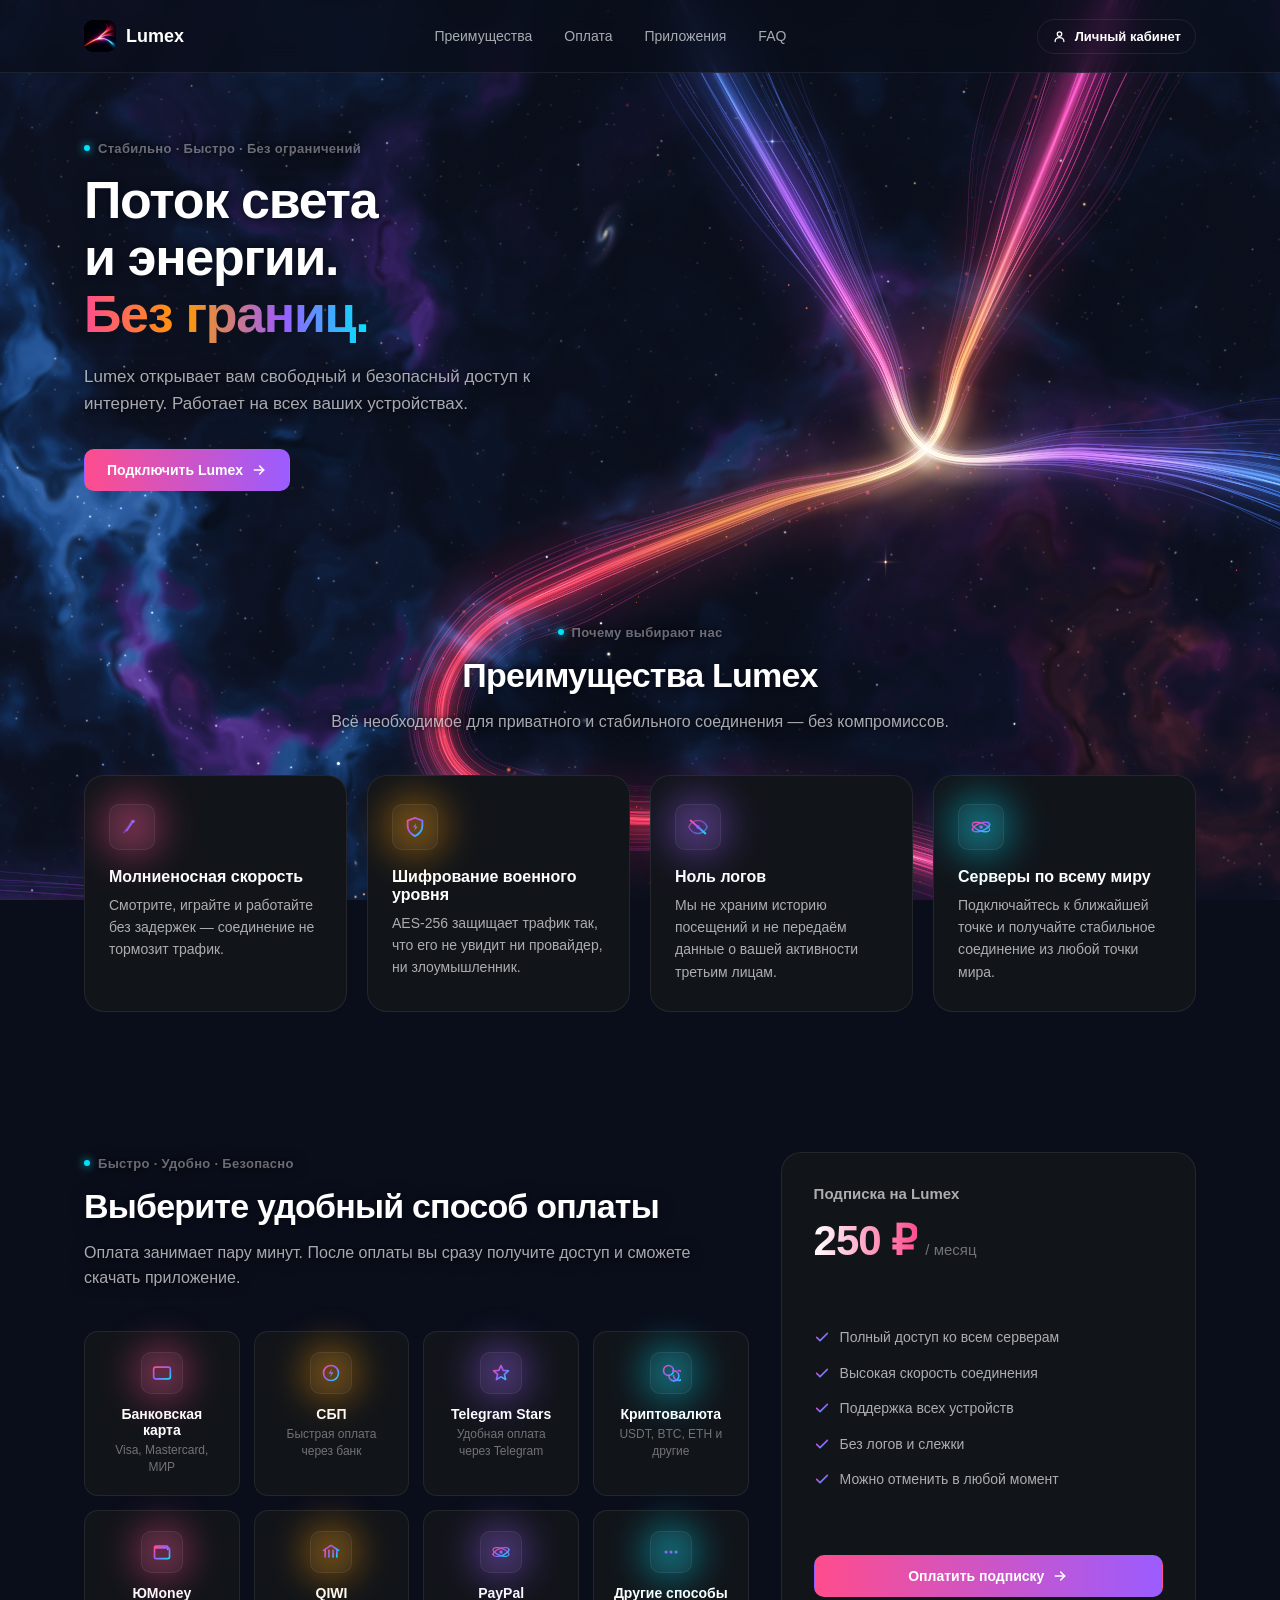
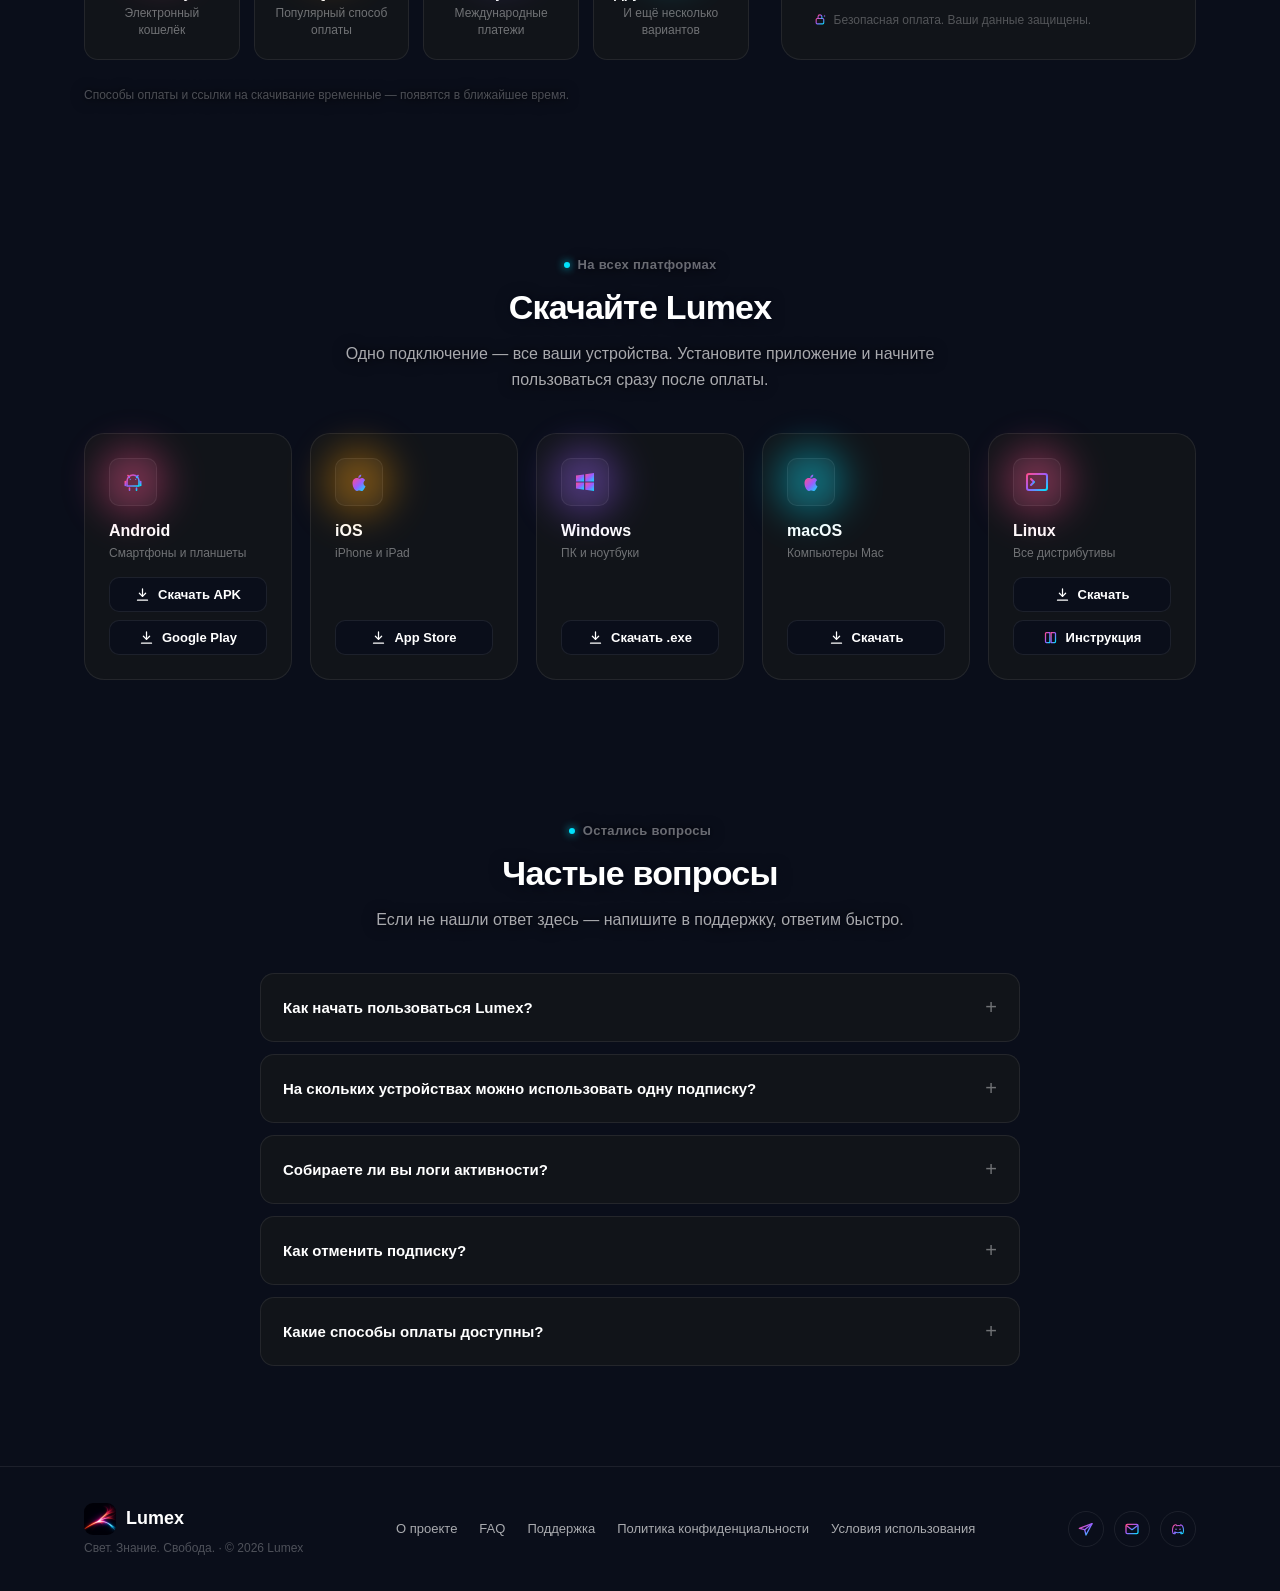
<file: index.html>
<!doctype html>
<html lang="ru">
<head>
<meta charset="UTF-8" />
<meta name="viewport" content="width=device-width, initial-scale=1" />
<title>Lumex — быстрое и безопасное соединение</title>
<meta name="description" content="Lumex — быстрое и безопасное приложение для Android, iOS, Windows, macOS и Linux. Шифрование военного уровня, ноль логов, подписка от 250 ₽/месяц." />
<meta name="theme-color" content="#0A0E1A" />
<meta property="og:title" content="Lumex — быстрое и безопасное соединение" />
<meta property="og:description" content="Поток света и энергии. Без границ." />
<meta property="og:image" content="https://www.lumexvpn.com/assets/icon.png" />
<meta property="og:type" content="website" />
<link rel="icon" href="assets/icon.png" />
<link rel="apple-touch-icon" href="assets/icon.png" />
<script>document.documentElement.classList.add('bg-live');</script>
<style>
  :root {
    --bg: #0A0E1A;
    --card: #111419;
    --card-hover: #161b24;
    --pink: #FF4D8D;
    --orange: #FF9A00;
    --purple: #9B5CFF;
    --cyan: #00E5FF;
    --text: #ffffff;
    --text-secondary: rgba(255,255,255,0.65);
    --text-muted: rgba(255,255,255,0.40);
    --text-faint: rgba(255,255,255,0.28);
    --divider: rgba(255,255,255,0.08);
    --radius-lg: 20px;
    --radius-md: 14px;
    --radius-sm: 10px;
    --max: 1160px;
  }
  * { box-sizing: border-box; }
  html { scroll-behavior: smooth; }
  /* Scrollbar: a thin stream of light on a dark track. Chrome, Edge and Safari get the gradient;
     Firefox only supports flat colours, so it gets a slim violet bar. */
  ::-webkit-scrollbar { width: 12px; height: 12px; }
  ::-webkit-scrollbar-track { background: #070A13; box-shadow: inset 1px 0 0 rgba(255,255,255,0.05); }
  ::-webkit-scrollbar-thumb {
    min-height: 56px;
    border: 3px solid transparent;
    border-radius: 999px;
    background: linear-gradient(180deg, var(--cyan) 0%, var(--purple) 35%, var(--pink) 70%, var(--orange) 100%) padding-box;
    box-shadow: inset 0 0 0 1px rgba(255,255,255,0.12);
  }
  ::-webkit-scrollbar-thumb:hover,
  ::-webkit-scrollbar-thumb:active { border-width: 2px; box-shadow: inset 0 0 6px rgba(255,255,255,0.45); }
  ::-webkit-scrollbar-corner { background: #070A13; }
  @supports not selector(::-webkit-scrollbar) {
    html { scrollbar-width: thin; scrollbar-color: var(--purple) #070A13; }
  }
  body {
    margin: 0;
    /* Full artwork stretched over the whole page height, scrolling with the
       content — not a fixed viewport-sized crop. */
    background: var(--bg) url('assets/bg-flow.webp') no-repeat top center;
    background-size: 100% 100%;
    color: var(--text);
    font-family: -apple-system, BlinkMacSystemFont, "Segoe UI", Roboto, Inter, sans-serif;
    -webkit-font-smoothing: antialiased;
    overflow-x: hidden;
  }
  /* Live WebGL version of the background (assets/flow-bg.js); the image above stays as the no-WebGL fallback */
  #flow-bg {
    display: none;
    position: fixed;
    top: 0;
    left: 0;
    z-index: 0;
    pointer-events: none;
    opacity: 0;
    transition: opacity 0.8s ease;
  }
  #flow-bg.on { opacity: 1; }
  html.bg-live #flow-bg { display: block; }
  html.bg-live body { background: var(--bg); }
  a { color: inherit; }
  img { max-width: 100%; display: block; }
  .wrap {
    max-width: var(--max);
    margin: 0 auto;
    padding: 0 24px;
  }
  section { position: relative; }

  .page {
    position: relative;
    z-index: 1;
  }

  /* ---------- Header ---------- */
  header {
    position: sticky;
    top: 0;
    z-index: 50;
    background: rgba(10,14,26,0.75);
    backdrop-filter: blur(14px);
    -webkit-backdrop-filter: blur(14px);
    border-bottom: 1px solid var(--divider);
  }
  .nav {
    display: flex;
    align-items: center;
    justify-content: space-between;
    height: 72px;
  }
  .brand {
    display: flex;
    align-items: center;
    gap: 10px;
    text-decoration: none;
    font-weight: 700;
    font-size: 18px;
  }
  .brand img {
    width: 32px;
    height: 32px;
    border-radius: 9px;
    object-fit: cover;
  }
  .nav-links {
    display: flex;
    align-items: center;
    gap: 32px;
  }
  .nav-links a {
    text-decoration: none;
    color: var(--text-secondary);
    font-size: 14px;
    font-weight: 500;
    transition: color 0.15s;
  }
  .nav-links a:hover { color: #fff; }
  .menu-toggle {
    display: none;
    background: none;
    border: 1px solid var(--divider);
    border-radius: var(--radius-sm);
    width: 40px;
    height: 40px;
    align-items: center;
    justify-content: center;
    color: #fff;
    cursor: pointer;
  }

  /* ---------- Buttons ---------- */
  .btn {
    display: inline-flex;
    align-items: center;
    justify-content: center;
    gap: 8px;
    text-decoration: none;
    font-weight: 600;
    font-size: 14px;
    padding: 12px 22px;
    border-radius: var(--radius-sm);
    border: 1px solid transparent;
    cursor: pointer;
    white-space: nowrap;
    transition: transform 0.15s ease, border-color 0.15s ease, background 0.15s ease, opacity 0.15s ease;
  }
  .btn:active { transform: scale(0.97); }
  .btn-primary {
    background: linear-gradient(90deg, var(--pink), var(--purple));
    color: #fff;
  }
  .btn-primary:hover { opacity: 0.9; }
  .btn-outline {
    background: transparent;
    border-color: var(--divider);
    color: #fff;
  }
  .btn-outline:hover { border-color: var(--pink); }
  .btn-pill { border-radius: 999px; }
  .btn-card {
    background: var(--bg);
    border-color: var(--divider);
    color: #fff;
    width: 100%;
  }
  .btn-card:hover { border-color: var(--purple); background: rgba(155,92,255,0.08); }
  .btn-sm { padding: 9px 14px; font-size: 13px; }
  .btn-block { width: 100%; }

  /* ---------- Section headers ---------- */
  .section-head {
    max-width: 620px;
    margin: 0 0 40px;
  }
  .section-head.centered { text-align: center; margin-left: auto; margin-right: auto; }
  .eyebrow-plain {
    display: inline-flex;
    align-items: center;
    gap: 8px;
    color: var(--text-muted);
    font-size: 13px;
    font-weight: 600;
    letter-spacing: 0.3px;
    margin-bottom: 16px;
  }
  .section-head.centered .eyebrow-plain { justify-content: center; }
  .dot {
    width: 6px;
    height: 6px;
    border-radius: 50%;
    background: var(--cyan);
    box-shadow: 0 0 8px var(--cyan);
    flex-shrink: 0;
  }
  .section-head h2 {
    font-size: 34px;
    font-weight: 800;
    letter-spacing: -0.8px;
    margin: 0 0 14px;
  }
  .section-head p {
    color: var(--text-secondary);
    font-size: 16px;
    line-height: 1.6;
    margin: 0;
  }

  /* Copy sitting straight on the light streams gets a dark halo so it stays readable */
  .hero h1, .hero p.lead, .eyebrow-plain, .section-head h2, .section-head p, .payment-note {
    text-shadow: 0 1px 14px rgba(10,14,26,0.95), 0 0 4px rgba(10,14,26,0.7);
  }

  /* ---------- Hero ---------- */
  .hero {
    padding: 64px 0 90px;
  }
  .hero h1 {
    font-size: 52px;
    line-height: 1.1;
    font-weight: 800;
    letter-spacing: -1.3px;
    margin: 0 0 20px;
  }
  .hero h1 .grad {
    background: linear-gradient(90deg, var(--pink) 0%, var(--orange) 35%, var(--purple) 70%, var(--cyan) 100%);
    -webkit-background-clip: text;
    background-clip: text;
    color: transparent;
    /* text-shadow would paint over background-clipped glyphs; drop-shadow applies to the rendered result */
    text-shadow: none;
    filter: drop-shadow(0 1px 10px rgba(10,14,26,0.9));
  }
  .hero p.lead {
    max-width: 460px;
    margin: 0 0 32px;
    color: var(--text-secondary);
    font-size: 17px;
    line-height: 1.6;
  }
  /* ---------- Shared glowing icon badge ---------- */
  .feature-icon, .app-icon, .pay-icon {
    position: relative;
    isolation: isolate;
    background: rgba(255,255,255,0.04);
    border: 1px solid var(--divider);
  }
  .feature-icon::before, .app-icon::before, .pay-icon::before {
    content: '';
    position: absolute;
    inset: -60%;
    background: radial-gradient(circle, var(--accent, var(--purple)) 0%, transparent 70%);
    filter: blur(16px);
    opacity: 0.55;
    z-index: -1;
  }
  .i-pink { --accent: var(--pink); }
  .i-orange { --accent: var(--orange); }
  .i-purple { --accent: var(--purple); }
  .i-cyan { --accent: var(--cyan); }

  /* ---------- Features ---------- */
  .features { padding: 40px 0 100px; }
  .features-grid {
    display: grid;
    grid-template-columns: repeat(4, 1fr);
    gap: 20px;
  }
  .feature-card {
    background: var(--card);
    border: 1px solid var(--divider);
    border-radius: var(--radius-lg);
    padding: 28px 24px;
    transition: border-color 0.2s, transform 0.2s;
  }
  .feature-card:hover {
    border-color: rgba(255,255,255,0.16);
    transform: translateY(-3px);
  }
  .feature-icon {
    width: 46px;
    height: 46px;
    border-radius: var(--radius-sm);
    display: flex;
    align-items: center;
    justify-content: center;
    margin-bottom: 18px;
  }
  .feature-icon svg { width: 22px; height: 22px; position: relative; z-index: 1; }
  .feature-card h3 { font-size: 16px; font-weight: 700; margin: 0 0 8px; }
  .feature-card p { font-size: 14px; line-height: 1.6; color: var(--text-secondary); margin: 0; }

  /* ---------- Apps ---------- */
  .apps { padding: 40px 0 100px; }
  .apps-grid {
    display: grid;
    grid-template-columns: repeat(auto-fit, minmax(190px, 1fr));
    gap: 18px;
  }
  .app-card {
    background: var(--card);
    border: 1px solid var(--divider);
    border-radius: var(--radius-lg);
    padding: 24px;
    display: flex;
    flex-direction: column;
    gap: 16px;
    transition: border-color 0.2s, transform 0.2s;
  }
  .app-card:hover { border-color: rgba(255,255,255,0.16); transform: translateY(-3px); }
  .app-icon {
    width: 48px;
    height: 48px;
    border-radius: var(--radius-sm);
    display: flex;
    align-items: center;
    justify-content: center;
    flex-shrink: 0;
  }
  .app-icon svg { width: 24px; height: 24px; position: relative; z-index: 1; }
  .app-meta h3 { font-size: 16px; font-weight: 700; margin: 0 0 3px; }
  .app-meta span { font-size: 12px; color: var(--text-muted); }
  .app-actions { display: flex; flex-direction: column; gap: 8px; margin-top: auto; }

  /* ---------- Payment ---------- */
  .payment { padding: 40px 0 100px; }
  .payment-layout {
    display: grid;
    grid-template-columns: 1.6fr 1fr;
    gap: 32px;
    align-items: stretch; /* pricing card spans the full height of the heading + methods column */
  }
  .payment-methods-grid {
    display: grid;
    grid-template-columns: repeat(auto-fit, minmax(150px, 1fr));
    gap: 14px;
  }
  .pay-tile {
    background: var(--card);
    border: 1px solid var(--divider);
    border-radius: var(--radius-md);
    padding: 20px 16px;
    text-align: center;
    transition: border-color 0.2s, transform 0.2s;
  }
  .pay-tile:hover { border-color: rgba(255,255,255,0.16); transform: translateY(-3px); }
  .pay-icon {
    width: 42px;
    height: 42px;
    border-radius: var(--radius-sm);
    display: flex;
    align-items: center;
    justify-content: center;
    margin: 0 auto 12px;
  }
  .pay-icon svg { width: 20px; height: 20px; position: relative; z-index: 1; }
  .pay-tile h3 { font-size: 14px; font-weight: 700; margin: 0 0 4px; }
  .pay-tile p { font-size: 12px; color: var(--text-muted); margin: 0; line-height: 1.4; }

  .pricing-card {
    display: flex;
    flex-direction: column;
    background: var(--card);
    border: 1px solid var(--divider);
    border-radius: var(--radius-lg);
    padding: 32px;
  }
  .pricing-card h3 { font-size: 15px; font-weight: 700; margin: 0 0 14px; color: var(--text-secondary); }
  .price-row { display: flex; align-items: baseline; gap: 8px; margin-bottom: 24px; }
  .price-value {
    font-size: 42px;
    font-weight: 800;
    letter-spacing: -1px;
    background: linear-gradient(90deg, #fff, var(--pink));
    -webkit-background-clip: text;
    background-clip: text;
    color: transparent;
  }
  .price-period { font-size: 15px; color: var(--text-muted); }
  .pricing-list {
    list-style: none;
    margin: 0 0 26px;
    padding: 0;
    display: flex;
    flex-direction: column;
    justify-content: center;
    flex: 1;
    gap: 16px;
  }
  .pricing-list li {
    display: flex;
    align-items: flex-start;
    gap: 10px;
    font-size: 14px;
    color: var(--text-secondary);
    line-height: 1.4;
  }
  .pricing-list svg { width: 16px; height: 16px; flex-shrink: 0; margin-top: 1px; }
  .pricing-note {
    display: flex;
    align-items: center;
    gap: 7px;
    margin-top: 16px;
    color: var(--text-faint);
    font-size: 12px;
  }
  .pricing-note svg { width: 13px; height: 13px; flex-shrink: 0; }

  .payment-note {
    color: var(--text-faint);
    font-size: 12px;
    margin-top: 28px;
  }

  /* ---------- FAQ ---------- */
  .faq { padding: 40px 0 100px; }
  .faq-list { max-width: 760px; margin: 0 auto; display: flex; flex-direction: column; gap: 12px; }
  .faq-item {
    background: var(--card);
    border: 1px solid var(--divider);
    border-radius: var(--radius-md);
    padding: 4px 22px;
  }
  .faq-item summary {
    cursor: pointer;
    list-style: none;
    padding: 18px 0;
    font-size: 15px;
    font-weight: 600;
    display: flex;
    align-items: center;
    justify-content: space-between;
    gap: 12px;
  }
  .faq-item summary::-webkit-details-marker { display: none; }
  .faq-item summary::after {
    content: '+';
    font-size: 20px;
    font-weight: 400;
    color: var(--text-muted);
    flex-shrink: 0;
    transition: transform 0.2s;
  }
  .faq-item[open] summary::after { transform: rotate(45deg); }
  .faq-item p {
    margin: 0 0 20px;
    color: var(--text-secondary);
    font-size: 14px;
    line-height: 1.6;
  }

  /* ---------- Footer ---------- */
  footer { border-top: 1px solid var(--divider); padding: 36px 0; }
  .footer-row {
    display: flex;
    align-items: center;
    justify-content: space-between;
    flex-wrap: wrap;
    gap: 20px;
  }
  .footer-brand { display: flex; flex-direction: column; gap: 4px; }
  .footer-brand .brand { margin-bottom: 2px; }
  .footer-brand span.tagline { font-size: 12px; color: var(--text-faint); }
  .footer-links { display: flex; flex-wrap: wrap; gap: 22px; }
  .footer-links a {
    text-decoration: none;
    color: var(--text-secondary);
    font-size: 13px;
    transition: color 0.15s;
  }
  .footer-links a:hover { color: #fff; }
  .footer-social { display: flex; gap: 10px; }
  .footer-social a {
    width: 36px;
    height: 36px;
    border-radius: 999px;
    border: 1px solid var(--divider);
    display: flex;
    align-items: center;
    justify-content: center;
    text-decoration: none;
    color: var(--text-secondary);
    transition: border-color 0.15s, color 0.15s;
  }
  .footer-social a:hover { border-color: var(--pink); color: #fff; }
  .footer-social svg { width: 16px; height: 16px; }

  /* ---------- Responsive ---------- */
  @media (max-width: 980px) {
    .payment-layout { grid-template-columns: 1fr; }
    .features-grid { grid-template-columns: repeat(2, 1fr); }
  }
  @media (max-width: 640px) {
    .nav-links { display: none; }
    .menu-toggle { display: flex; }
    .hero { padding: 40px 0 56px; }
    .hero h1 { font-size: 36px; letter-spacing: -1px; }
    .hero p.lead { font-size: 16px; }
    .features-grid { grid-template-columns: 1fr; }
    .section-head h2 { font-size: 26px; }
    .footer-row { flex-direction: column; align-items: flex-start; }
  }
</style>
</head>
<body>

<canvas id="flow-bg" aria-hidden="true"></canvas>

<!-- Icon sprite — line art in the brand streak gradient (pink → purple → cyan) -->
<!-- Hidden via zero size + overflow, not display:none — some browsers won't render <use> against a display:none source -->
<svg aria-hidden="true" style="position:absolute;width:0;height:0;overflow:hidden;">
  <defs>
    <linearGradient id="iconGrad" x1="0%" y1="0%" x2="100%" y2="100%">
      <stop offset="0%" stop-color="#FF4D8D"/>
      <stop offset="50%" stop-color="#9B5CFF"/>
      <stop offset="100%" stop-color="#00E5FF"/>
    </linearGradient>
  </defs>
  <!-- shield with an energy-streak core -->
  <symbol id="i-shield" viewBox="0 0 24 24" fill="none" stroke="url(#iconGrad)" stroke-width="2" stroke-linecap="round" stroke-linejoin="round">
    <path d="M12 2 4 5v6c0 5 3.4 8.7 8 11 4.6-2.3 8-6 8-11V5l-8-3Z"/>
    <path d="M13 8 10 12.2h2.4L11 16l4-4.4h-2.2L13 8Z" fill="url(#iconGrad)" stroke="none"/>
  </symbol>
  <!-- twin light-streaks converging to a bright point, echoing the logo -->
  <symbol id="i-streak" viewBox="0 0 24 24" fill="none" stroke="url(#iconGrad)" stroke-width="1.8" stroke-linecap="round" stroke-linejoin="round">
    <path d="M3 18C7 14 9 10 12 5" opacity="0.5"/>
    <path d="M6 16C9 12.5 10.5 9.5 13 6"/>
    <circle cx="13.2" cy="5.7" r="1.7" fill="url(#iconGrad)" stroke="none"/>
  </symbol>
  <!-- eye with a spark iris, slashed for "no visibility into your traffic" -->
  <symbol id="i-no-trace" viewBox="0 0 24 24" fill="none" stroke="url(#iconGrad)" stroke-width="1.6" stroke-linecap="round" stroke-linejoin="round">
    <path d="M2 12c1.8-4 5.6-7 10-7s8.2 3 10 7c-1.8 4-5.6 7-10 7S3.8 16 2 12Z" opacity="0.6"/>
    <circle cx="12" cy="12" r="1.8" fill="url(#iconGrad)" stroke="none"/>
    <path d="M4 5 20 19" stroke-width="2.2"/>
  </symbol>
  <!-- orbiting server mesh instead of a flat globe -->
  <symbol id="i-mesh" viewBox="0 0 24 24" fill="none" stroke="url(#iconGrad)" stroke-width="1.5" stroke-linecap="round" stroke-linejoin="round">
    <ellipse cx="12" cy="12" rx="10" ry="4.2" transform="rotate(20 12 12)"/>
    <ellipse cx="12" cy="12" rx="10" ry="4.2" transform="rotate(-20 12 12)"/>
    <circle cx="12" cy="12" r="2" fill="url(#iconGrad)" stroke="none"/>
    <circle cx="21.3" cy="9.2" r="1.1" fill="url(#iconGrad)" stroke="none"/>
    <circle cx="2.7" cy="14.8" r="1.1" fill="url(#iconGrad)" stroke="none"/>
  </symbol>
  <!-- padlock with a spark of energy -->
  <symbol id="i-lock" viewBox="0 0 24 24" fill="none" stroke="url(#iconGrad)" stroke-width="2" stroke-linecap="round" stroke-linejoin="round">
    <rect x="4" y="10" width="14" height="10" rx="2"/>
    <path d="M7.5 10V7a3.5 3.5 0 0 1 7 0v3"/>
    <path d="M19.5 3.2 20.1 5l1.7.5-1.7.5-.6 1.8-.6-1.8L17.2 5.5l1.7-.5Z" fill="url(#iconGrad)" stroke="none"/>
  </symbol>
  <symbol id="i-smartphone" viewBox="0 0 24 24" fill="none" stroke="url(#iconGrad)" stroke-width="2" stroke-linecap="round" stroke-linejoin="round">
    <rect x="6" y="2" width="12" height="20" rx="2.5"/>
    <path d="M11 18h2"/>
    <circle cx="18.4" cy="4.2" r="1" fill="url(#iconGrad)" stroke="none"/>
  </symbol>
  <symbol id="i-monitor" viewBox="0 0 24 24" fill="none" stroke="url(#iconGrad)" stroke-width="2" stroke-linecap="round" stroke-linejoin="round">
    <rect x="2" y="4" width="20" height="13" rx="2"/>
    <path d="M8 21h8"/>
    <path d="M12 17v4"/>
    <circle cx="19.4" cy="6.6" r="1" fill="url(#iconGrad)" stroke="none"/>
  </symbol>
  <symbol id="i-terminal" viewBox="0 0 24 24" fill="none" stroke="url(#iconGrad)" stroke-width="2" stroke-linecap="round" stroke-linejoin="round">
    <rect x="2" y="4" width="20" height="16" rx="2"/>
    <path d="m6 9 3 3-3 3"/>
    <path d="M12 15h6"/>
  </symbol>
  <!-- simplified platform glyphs, for compatibility badges only (not brand marks) -->
  <symbol id="i-android" viewBox="0 0 24 24" fill="none" stroke="url(#iconGrad)" stroke-width="1.6" stroke-linecap="round" stroke-linejoin="round">
    <path d="M6 11a6 6 0 0 1 12 0v5H6v-5Z"/>
    <path d="M7 5.5 8.3 7.3M17 5.5l-1.3 1.8"/>
    <path d="M4.3 11.5v4M19.7 11.5v4"/>
    <path d="M8.5 18v2.3M15.5 18v2.3"/>
    <circle cx="9.3" cy="9.3" r="0.6" fill="url(#iconGrad)" stroke="none"/>
    <circle cx="14.7" cy="9.3" r="0.6" fill="url(#iconGrad)" stroke="none"/>
  </symbol>
  <symbol id="i-apple" viewBox="0 0 24 24" fill="url(#iconGrad)" stroke="none">
    <path d="M15.5 8.1c-.9 0-2.1.6-2.8.6-.7 0-1.7-.6-2.8-.6-2.2 0-4.4 1.8-4.4 5.2 0 3.6 2.5 7.8 4.3 7.8.8 0 1.2-.5 2.4-.5s1.5.5 2.4.5c1.7 0 3.2-3.1 3.9-4.9-2.4-1-2.7-4.6-.3-6-.9-1.3-2.3-2.1-2.7-2.1Z"/>
    <path d="M13.6 6.8c.4-.6.8-1.5.6-2.4-.8.1-1.7.6-2.2 1.3-.4.5-.8 1.4-.6 2.2.9.1 1.8-.5 2.2-1.1Z"/>
  </symbol>
  <symbol id="i-windows" viewBox="0 0 24 24" fill="url(#iconGrad)" stroke="none">
    <path d="M3 5.5 11 4.4V11.6H3V5.5Z"/>
    <path d="M12.3 4.2 21 3v8.6h-8.7V4.2Z"/>
    <path d="M3 12.6h8v7.1L3 18.6v-6Z"/>
    <path d="M12.3 12.6H21V21l-8.7-1.2v-7.2Z"/>
  </symbol>
  <symbol id="i-book" viewBox="0 0 24 24" fill="none" stroke="url(#iconGrad)" stroke-width="2" stroke-linecap="round" stroke-linejoin="round">
    <path d="M4 5.5C4 4.7 4.7 4 5.5 4H11v16H5.5A1.5 1.5 0 0 1 4 18.5v-13Z"/>
    <path d="M20 5.5c0-.8-.7-1.5-1.5-1.5H13v16h5.5c.8 0 1.5-.7 1.5-1.5v-13Z"/>
  </symbol>
  <!-- kept as currentColor: these sit on solid/gradient buttons, so they need to match the button's text color rather than the brand gradient -->
  <symbol id="i-download" viewBox="0 0 24 24" fill="none" stroke="currentColor" stroke-width="2" stroke-linecap="round" stroke-linejoin="round">
    <path d="M12 3v12"/>
    <path d="m7 10 5 5 5-5"/>
    <path d="M4 21h16"/>
  </symbol>
  <symbol id="i-arrow" viewBox="0 0 24 24" fill="none" stroke="currentColor" stroke-width="2.3" stroke-linecap="round" stroke-linejoin="round">
    <path d="M5 12h14"/>
    <path d="m13 6 6 6-6 6"/>
  </symbol>
  <symbol id="i-user" viewBox="0 0 24 24" fill="none" stroke="currentColor" stroke-width="2" stroke-linecap="round" stroke-linejoin="round">
    <circle cx="12" cy="8" r="3.6"/>
    <path d="M5 20c0-3.6 3-6.2 7-6.2s7 2.6 7 6.2"/>
  </symbol>
  <symbol id="i-card" viewBox="0 0 24 24" fill="none" stroke="url(#iconGrad)" stroke-width="2" stroke-linecap="round" stroke-linejoin="round">
    <rect x="2" y="5" width="20" height="14" rx="2.5"/>
    <path d="M2 10h20"/>
    <path d="M6 15h4"/>
  </symbol>
  <symbol id="i-bolt" viewBox="0 0 24 24" fill="none" stroke="url(#iconGrad)" stroke-width="2" stroke-linecap="round" stroke-linejoin="round">
    <circle cx="12" cy="12" r="9"/>
    <path d="M13 7 9 13h3l-1 4 4-6h-3l1-4Z" fill="url(#iconGrad)" stroke="none"/>
  </symbol>
  <symbol id="i-wallet" viewBox="0 0 24 24" fill="none" stroke="url(#iconGrad)" stroke-width="2" stroke-linecap="round" stroke-linejoin="round">
    <path d="M3 7a2 2 0 0 1 2-2h13a1 1 0 0 1 1 1v3"/>
    <rect x="3" y="7" width="18" height="13" rx="2"/>
    <path d="M16 13.5h2.5"/>
  </symbol>
  <symbol id="i-coins" viewBox="0 0 24 24" fill="none" stroke="url(#iconGrad)" stroke-width="2" stroke-linecap="round" stroke-linejoin="round">
    <circle cx="9" cy="9" r="6"/>
    <path d="M14.5 9.5A6 6 0 1 1 9.5 14.5"/>
    <path d="M15 15a6 6 0 1 0 6-6"/>
  </symbol>
  <symbol id="i-star" viewBox="0 0 24 24" fill="none" stroke="url(#iconGrad)" stroke-width="2" stroke-linecap="round" stroke-linejoin="round">
    <path d="m12 3 2.6 5.8 6.2.6-4.7 4.2 1.4 6.2-5.5-3.3-5.5 3.3 1.4-6.2-4.7-4.2 6.2-.6L12 3Z"/>
  </symbol>
  <symbol id="i-bank" viewBox="0 0 24 24" fill="none" stroke="url(#iconGrad)" stroke-width="2" stroke-linecap="round" stroke-linejoin="round">
    <path d="M3 10 12 4l9 6"/>
    <path d="M5 10v8M9.5 10v8M14.5 10v8M19 10v8"/>
    <path d="M3 20h18"/>
  </symbol>
  <symbol id="i-dots" viewBox="0 0 24 24" fill="url(#iconGrad)" stroke="none">
    <circle cx="6" cy="12" r="1.8"/>
    <circle cx="12" cy="12" r="1.8"/>
    <circle cx="18" cy="12" r="1.8"/>
  </symbol>
  <symbol id="i-check" viewBox="0 0 24 24" fill="none" stroke="url(#iconGrad)" stroke-width="2.4" stroke-linecap="round" stroke-linejoin="round">
    <path d="M4 12.5 9 17.5 20 6.5"/>
  </symbol>
  <symbol id="i-telegram" viewBox="0 0 24 24" fill="none" stroke="url(#iconGrad)" stroke-width="2" stroke-linecap="round" stroke-linejoin="round">
    <path d="m21 4-9 17-2-8-8-2 19-7Z"/>
    <path d="M10 13 21 4"/>
  </symbol>
  <symbol id="i-mail" viewBox="0 0 24 24" fill="none" stroke="url(#iconGrad)" stroke-width="2" stroke-linecap="round" stroke-linejoin="round">
    <rect x="3" y="5" width="18" height="14" rx="2"/>
    <path d="m4 7 8 6 8-6"/>
  </symbol>
  <symbol id="i-discord" viewBox="0 0 24 24" fill="none" stroke="url(#iconGrad)" stroke-width="1.6" stroke-linecap="round" stroke-linejoin="round">
    <path d="M8 5.5C6 6 4.5 8 4 11c-.6 3-.4 5.5.5 7.2 1 .4 2 .7 3 .8l.7-1.4c-.5-.2-1-.4-1.5-.7.2-.1.4-.3.6-.4 3 1.4 6.4 1.4 9.4 0 .2.1.4.3.6.4-.5.3-1 .5-1.5.7l.7 1.4c1-.1 2-.4 3-.8.9-2 1-4.5.5-7.2-.5-3-2-5-4-5.5-.3.5-.6 1-.8 1.5a13 13 0 0 0-5.2 0c-.2-.5-.5-1-.8-1.5Z"/>
    <circle cx="9" cy="12.5" r="1.1" fill="url(#iconGrad)" stroke="none"/>
    <circle cx="15" cy="12.5" r="1.1" fill="url(#iconGrad)" stroke="none"/>
  </symbol>
</svg>

<div class="page">
<header>
  <div class="wrap nav">
    <a class="brand" href="./">
      <img src="assets/icon.png" alt="Lumex" />
      <span>Lumex</span>
    </a>
    <nav class="nav-links">
      <a href="#features">Преимущества</a>
      <a href="#payment">Оплата</a>
      <a href="#apps">Приложения</a>
      <a href="#faq">FAQ</a>
    </nav>
    <a class="btn btn-outline btn-pill btn-sm" href="#" aria-disabled="true"><svg width="15" height="15"><use href="#i-user"/></svg> Личный кабинет</a>
  </div>
</header>

<main>

  <!-- Hero -->
  <section class="hero">
    <div class="wrap">
      <div class="eyebrow-plain"><span class="dot"></span> Стабильно · Быстро · Без ограничений</div>
      <h1>Поток света<br />и энергии.<br /><span class="grad">Без границ.</span></h1>
      <p class="lead">Lumex открывает вам свободный и безопасный доступ к интернету. Работает на всех ваших устройствах.</p>
      <a class="btn btn-primary" href="#apps">Подключить Lumex <svg width="16" height="16"><use href="#i-arrow"/></svg></a>
    </div>
  </section>

  <!-- Features -->
  <section class="features" id="features">
    <div class="wrap">
      <div class="section-head centered">
        <div class="eyebrow-plain"><span class="dot"></span> Почему выбирают нас</div>
        <h2>Преимущества Lumex</h2>
        <p>Всё необходимое для приватного и стабильного соединения — без компромиссов.</p>
      </div>
      <div class="features-grid">
        <div class="feature-card">
          <div class="feature-icon i-pink"><svg><use href="#i-streak"/></svg></div>
          <h3>Молниеносная скорость</h3>
          <p>Смотрите, играйте и работайте без задержек — соединение не тормозит трафик.</p>
        </div>
        <div class="feature-card">
          <div class="feature-icon i-orange"><svg><use href="#i-shield"/></svg></div>
          <h3>Шифрование военного уровня</h3>
          <p>AES-256 защищает трафик так, что его не увидит ни провайдер, ни злоумышленник.</p>
        </div>
        <div class="feature-card">
          <div class="feature-icon i-purple"><svg><use href="#i-no-trace"/></svg></div>
          <h3>Ноль логов</h3>
          <p>Мы не храним историю посещений и не передаём данные о вашей активности третьим лицам.</p>
        </div>
        <div class="feature-card">
          <div class="feature-icon i-cyan"><svg><use href="#i-mesh"/></svg></div>
          <h3>Серверы по всему миру</h3>
          <p>Подключайтесь к ближайшей точке и получайте стабильное соединение из любой точки мира.</p>
        </div>
      </div>
    </div>
  </section>

  <!-- Payment -->
  <section class="payment" id="payment">
    <div class="wrap">
      <div class="payment-layout">
        <div>
          <div class="section-head">
            <div class="eyebrow-plain"><span class="dot"></span> Быстро · Удобно · Безопасно</div>
            <h2>Выберите удобный способ оплаты</h2>
            <p>Оплата занимает пару минут. После оплаты вы сразу получите доступ и сможете скачать приложение.</p>
          </div>
          <div class="payment-methods-grid">
            <div class="pay-tile">
              <div class="pay-icon i-pink"><svg><use href="#i-card"/></svg></div>
              <h3>Банковская карта</h3>
              <p>Visa, Mastercard, МИР</p>
            </div>
            <div class="pay-tile">
              <div class="pay-icon i-orange"><svg><use href="#i-bolt"/></svg></div>
              <h3>СБП</h3>
              <p>Быстрая оплата через банк</p>
            </div>
            <div class="pay-tile">
              <div class="pay-icon i-purple"><svg><use href="#i-star"/></svg></div>
              <h3>Telegram Stars</h3>
              <p>Удобная оплата через Telegram</p>
            </div>
            <div class="pay-tile">
              <div class="pay-icon i-cyan"><svg><use href="#i-coins"/></svg></div>
              <h3>Криптовалюта</h3>
              <p>USDT, BTC, ETH и другие</p>
            </div>
            <div class="pay-tile">
              <div class="pay-icon i-pink"><svg><use href="#i-wallet"/></svg></div>
              <h3>ЮMoney</h3>
              <p>Электронный кошелёк</p>
            </div>
            <div class="pay-tile">
              <div class="pay-icon i-orange"><svg><use href="#i-bank"/></svg></div>
              <h3>QIWI</h3>
              <p>Популярный способ оплаты</p>
            </div>
            <div class="pay-tile">
              <div class="pay-icon i-purple"><svg><use href="#i-mesh"/></svg></div>
              <h3>PayPal</h3>
              <p>Международные платежи</p>
            </div>
            <div class="pay-tile">
              <div class="pay-icon i-cyan"><svg><use href="#i-dots"/></svg></div>
              <h3>Другие способы</h3>
              <p>И ещё несколько вариантов</p>
            </div>
          </div>
        </div>

        <div class="pricing-card">
          <h3>Подписка на Lumex</h3>
          <div class="price-row">
            <span class="price-value">250 ₽</span>
            <span class="price-period">/ месяц</span>
          </div>
          <ul class="pricing-list">
            <li><svg><use href="#i-check"/></svg> Полный доступ ко всем серверам</li>
            <li><svg><use href="#i-check"/></svg> Высокая скорость соединения</li>
            <li><svg><use href="#i-check"/></svg> Поддержка всех устройств</li>
            <li><svg><use href="#i-check"/></svg> Без логов и слежки</li>
            <li><svg><use href="#i-check"/></svg> Можно отменить в любой момент</li>
          </ul>
          <a class="btn btn-primary btn-block" href="#" aria-disabled="true">Оплатить подписку <svg width="16" height="16"><use href="#i-arrow"/></svg></a>
          <div class="pricing-note"><svg><use href="#i-lock"/></svg> Безопасная оплата. Ваши данные защищены.</div>
        </div>
      </div>
      <p class="payment-note">Способы оплаты и ссылки на скачивание временные — появятся в ближайшее время.</p>
    </div>
  </section>

  <!-- Apps -->
  <section class="apps" id="apps">
    <div class="wrap">
      <div class="section-head centered">
        <div class="eyebrow-plain"><span class="dot"></span> На всех платформах</div>
        <h2>Скачайте Lumex</h2>
        <p>Одно подключение — все ваши устройства. Установите приложение и начните пользоваться сразу после оплаты.</p>
      </div>
      <div class="apps-grid">

        <div class="app-card">
          <div class="app-icon i-pink"><svg><use href="#i-android"/></svg></div>
          <div class="app-meta">
            <h3>Android</h3>
            <span>Смартфоны и планшеты</span>
          </div>
          <div class="app-actions">
            <a class="btn btn-card btn-sm" href="#" aria-disabled="true"><svg width="15" height="15"><use href="#i-download"/></svg> Скачать APK</a>
            <a class="btn btn-card btn-sm" href="#" aria-disabled="true"><svg width="15" height="15"><use href="#i-download"/></svg> Google Play</a>
          </div>
        </div>

        <div class="app-card">
          <div class="app-icon i-orange"><svg><use href="#i-apple"/></svg></div>
          <div class="app-meta">
            <h3>iOS</h3>
            <span>iPhone и iPad</span>
          </div>
          <div class="app-actions">
            <a class="btn btn-card btn-sm" href="#" aria-disabled="true"><svg width="15" height="15"><use href="#i-download"/></svg> App Store</a>
          </div>
        </div>

        <div class="app-card">
          <div class="app-icon i-purple"><svg><use href="#i-windows"/></svg></div>
          <div class="app-meta">
            <h3>Windows</h3>
            <span>ПК и ноутбуки</span>
          </div>
          <div class="app-actions">
            <a class="btn btn-card btn-sm" href="#" aria-disabled="true"><svg width="15" height="15"><use href="#i-download"/></svg> Скачать .exe</a>
          </div>
        </div>

        <div class="app-card">
          <div class="app-icon i-cyan"><svg><use href="#i-apple"/></svg></div>
          <div class="app-meta">
            <h3>macOS</h3>
            <span>Компьютеры Mac</span>
          </div>
          <div class="app-actions">
            <a class="btn btn-card btn-sm" href="#" aria-disabled="true"><svg width="15" height="15"><use href="#i-download"/></svg> Скачать</a>
          </div>
        </div>

        <div class="app-card">
          <div class="app-icon i-pink"><svg><use href="#i-terminal"/></svg></div>
          <div class="app-meta">
            <h3>Linux</h3>
            <span>Все дистрибутивы</span>
          </div>
          <div class="app-actions">
            <a class="btn btn-card btn-sm" href="#" aria-disabled="true"><svg width="15" height="15"><use href="#i-download"/></svg> Скачать</a>
            <a class="btn btn-card btn-sm" href="#" aria-disabled="true"><svg width="15" height="15"><use href="#i-book"/></svg> Инструкция</a>
          </div>
        </div>

      </div>
    </div>
  </section>

  <!-- FAQ -->
  <section class="faq" id="faq">
    <div class="wrap">
      <div class="section-head centered">
        <div class="eyebrow-plain"><span class="dot"></span> Остались вопросы</div>
        <h2>Частые вопросы</h2>
        <p>Если не нашли ответ здесь — напишите в поддержку, ответим быстро.</p>
      </div>
      <div class="faq-list">
        <details class="faq-item">
          <summary>Как начать пользоваться Lumex?</summary>
          <p>Выберите способ оплаты, оформите подписку и скачайте приложение для своего устройства — доступ откроется сразу после оплаты.</p>
        </details>
        <details class="faq-item">
          <summary>На скольких устройствах можно использовать одну подписку?</summary>
          <p>Одна подписка Lumex работает на всех ваших устройствах — телефоне, компьютере и планшете — одновременно.</p>
        </details>
        <details class="faq-item">
          <summary>Собираете ли вы логи активности?</summary>
          <p>Нет. Мы не храним историю посещённых сайтов и не передаём данные о вашей активности третьим лицам.</p>
        </details>
        <details class="faq-item">
          <summary>Как отменить подписку?</summary>
          <p>Подписку можно отменить в любой момент в личном кабинете — доступ сохранится до конца оплаченного периода.</p>
        </details>
        <details class="faq-item">
          <summary>Какие способы оплаты доступны?</summary>
          <p>Банковские карты, СБП, Telegram Stars, криптовалюта, ЮMoney, QIWI, PayPal и ещё несколько вариантов — подробнее в разделе «Оплата».</p>
        </details>
      </div>
    </div>
  </section>

</main>

<footer>
  <div class="wrap footer-row">
    <div class="footer-brand">
      <a class="brand" href="./">
        <img src="assets/icon.png" alt="Lumex" />
        <span>Lumex</span>
      </a>
      <span class="tagline">Свет. Знание. Свобода. · © 2026 Lumex</span>
    </div>
    <nav class="footer-links">
      <a href="about/">О проекте</a>
      <a href="#faq">FAQ</a>
      <a href="https://t.me/lumexconnect_bot">Поддержка</a>
      <a href="privacy/">Политика конфиденциальности</a>
      <a href="terms/">Условия использования</a>
    </nav>
    <div class="footer-social">
      <a href="https://t.me/lumexconnect_bot" aria-label="Telegram"><svg><use href="#i-telegram"/></svg></a>
      <a href="mailto:support@lumexvpn.com" aria-label="Email"><svg><use href="#i-mail"/></svg></a>
      <a href="#" aria-disabled="true" aria-label="Discord"><svg><use href="#i-discord"/></svg></a>
    </div>
  </div>
</footer>
</div>

<script src="assets/flow-bg.js"></script>
</body>
</html>
</file>
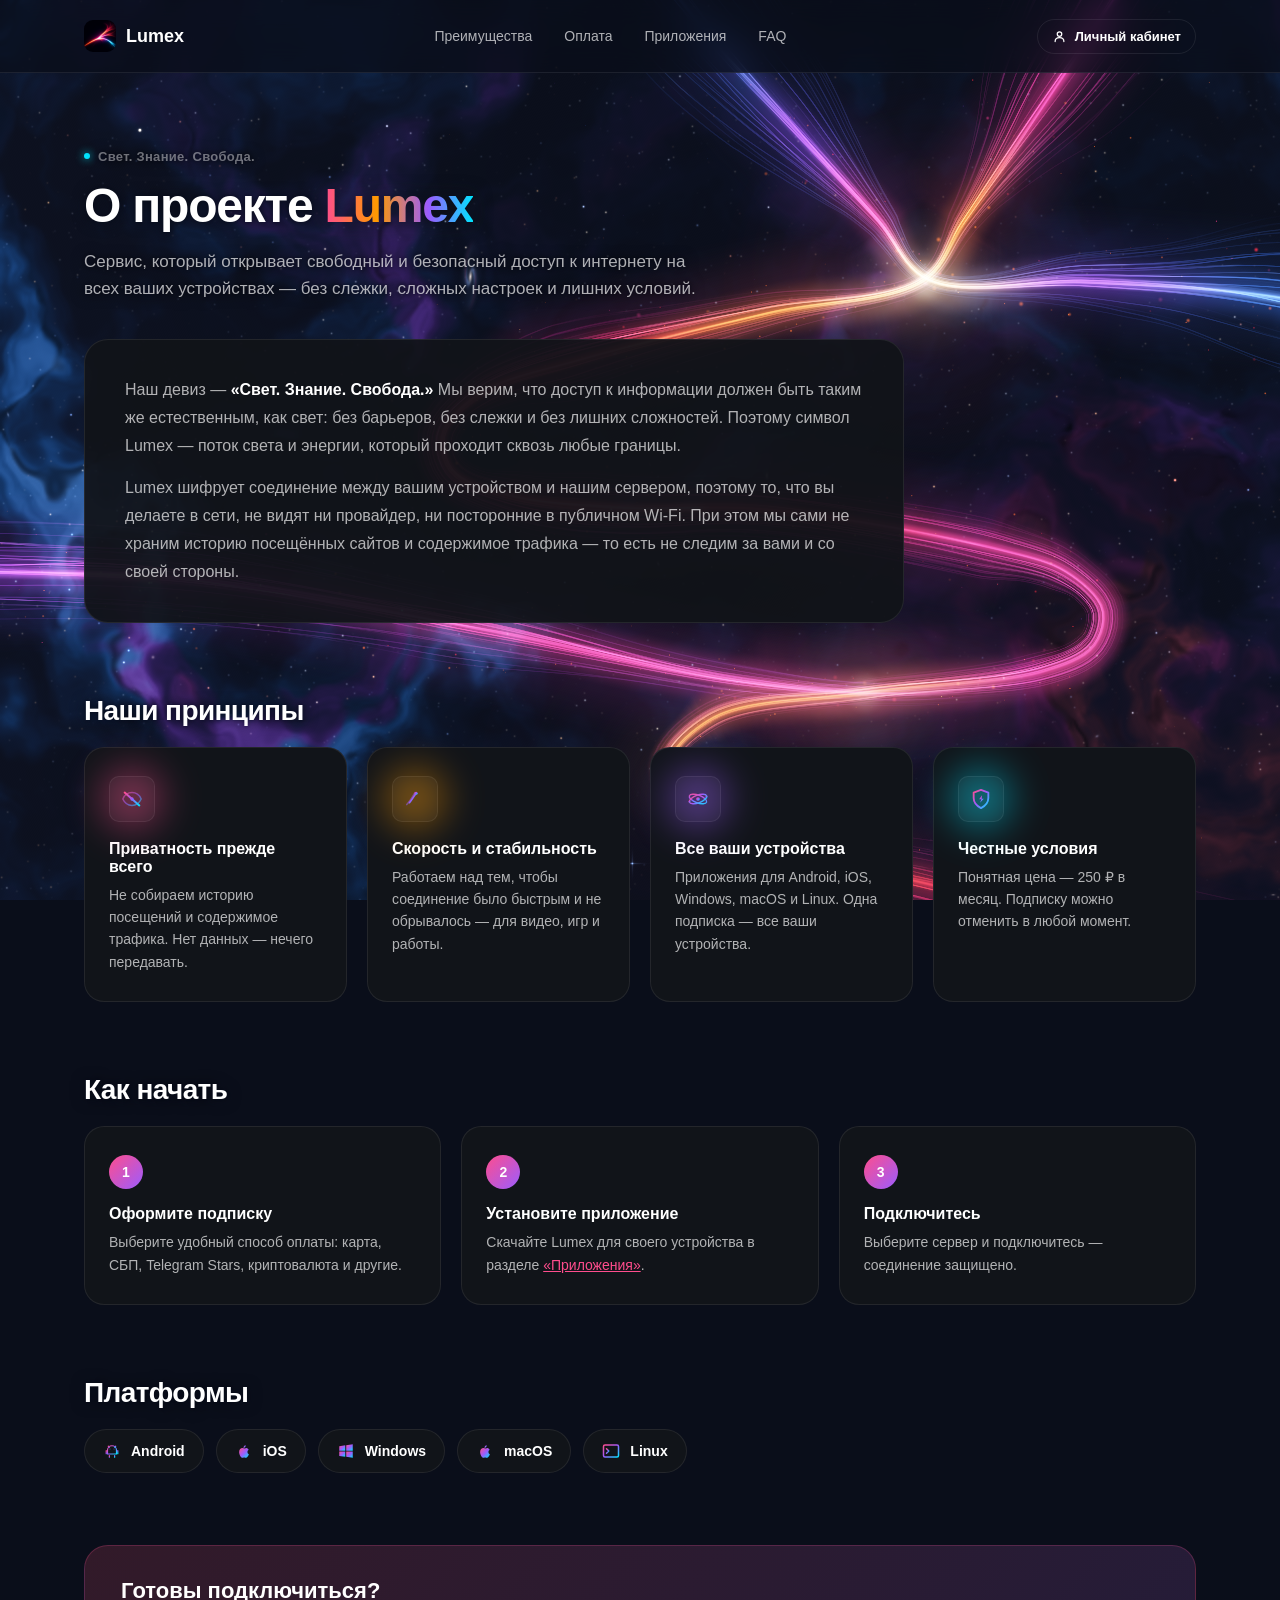
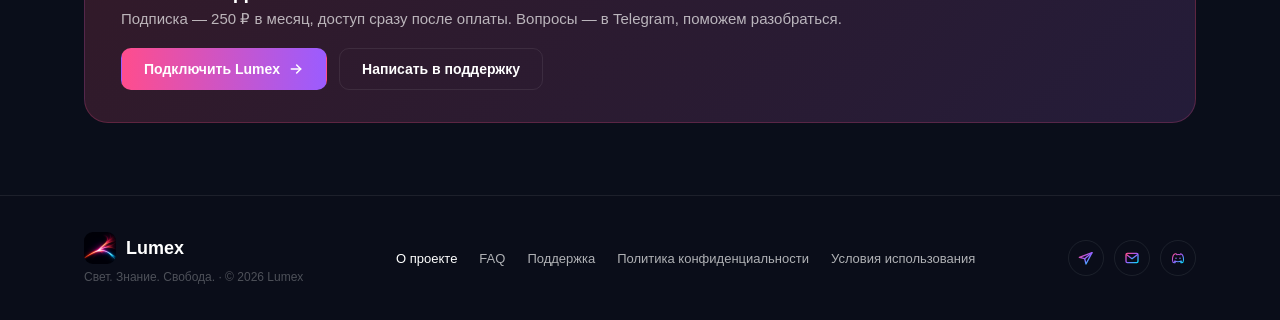
<file: about/index.html>
<!doctype html>
<html lang="ru">
<head>
<meta charset="UTF-8" />
<meta name="viewport" content="width=device-width, initial-scale=1" />
<title>О проекте — Lumex</title>
<meta name="description" content="Lumex — сервис для свободного и безопасного доступа к интернету на всех устройствах. Наши принципы и как начать." />
<meta name="theme-color" content="#0A0E1A" />
<meta property="og:title" content="О проекте — Lumex" />
<meta property="og:description" content="Lumex — сервис для свободного и безопасного доступа к интернету на всех устройствах. Наши принципы и как начать." />
<meta property="og:image" content="https://www.lumexvpn.com/assets/icon.png" />
<meta property="og:type" content="website" />
<link rel="icon" href="../assets/icon.png" />
<link rel="apple-touch-icon" href="../assets/icon.png" />
<script>document.documentElement.classList.add('bg-live');</script>
<link rel="stylesheet" href="../assets/doc.css" />
</head>
<body>

<canvas id="flow-bg" aria-hidden="true"></canvas>

<svg aria-hidden="true" style="position:absolute;width:0;height:0;overflow:hidden;">
  <defs>
    <linearGradient id="iconGrad" x1="0%" y1="0%" x2="100%" y2="100%">
      <stop offset="0%" stop-color="#FF4D8D"/>
      <stop offset="50%" stop-color="#9B5CFF"/>
      <stop offset="100%" stop-color="#00E5FF"/>
    </linearGradient>
  </defs>
  <symbol id="i-user" viewBox="0 0 24 24" fill="none" stroke="currentColor" stroke-width="2" stroke-linecap="round" stroke-linejoin="round">
    <circle cx="12" cy="8" r="3.6"/>
    <path d="M5 20c0-3.6 3-6.2 7-6.2s7 2.6 7 6.2"/>
  </symbol>
  <symbol id="i-arrow" viewBox="0 0 24 24" fill="none" stroke="currentColor" stroke-width="2.3" stroke-linecap="round" stroke-linejoin="round">
    <path d="M5 12h14"/>
    <path d="m13 6 6 6-6 6"/>
  </symbol>
  <symbol id="i-telegram" viewBox="0 0 24 24" fill="none" stroke="url(#iconGrad)" stroke-width="2" stroke-linecap="round" stroke-linejoin="round">
    <path d="m21 4-9 17-2-8-8-2 19-7Z"/>
    <path d="M10 13 21 4"/>
  </symbol>
  <symbol id="i-mail" viewBox="0 0 24 24" fill="none" stroke="url(#iconGrad)" stroke-width="2" stroke-linecap="round" stroke-linejoin="round">
    <rect x="3" y="5" width="18" height="14" rx="2"/>
    <path d="m4 7 8 6 8-6"/>
  </symbol>
  <symbol id="i-discord" viewBox="0 0 24 24" fill="none" stroke="url(#iconGrad)" stroke-width="1.6" stroke-linecap="round" stroke-linejoin="round">
    <path d="M8 5.5C6 6 4.5 8 4 11c-.6 3-.4 5.5.5 7.2 1 .4 2 .7 3 .8l.7-1.4c-.5-.2-1-.4-1.5-.7.2-.1.4-.3.6-.4 3 1.4 6.4 1.4 9.4 0 .2.1.4.3.6.4-.5.3-1 .5-1.5.7l.7 1.4c1-.1 2-.4 3-.8.9-2 1-4.5.5-7.2-.5-3-2-5-4-5.5-.3.5-.6 1-.8 1.5a13 13 0 0 0-5.2 0c-.2-.5-.5-1-.8-1.5Z"/>
    <circle cx="9" cy="12.5" r="1.1" fill="url(#iconGrad)" stroke="none"/>
    <circle cx="15" cy="12.5" r="1.1" fill="url(#iconGrad)" stroke="none"/>
  </symbol>
  <symbol id="i-no-trace" viewBox="0 0 24 24" fill="none" stroke="url(#iconGrad)" stroke-width="1.6" stroke-linecap="round" stroke-linejoin="round">
    <path d="M2 12c1.8-4 5.6-7 10-7s8.2 3 10 7c-1.8 4-5.6 7-10 7S3.8 16 2 12Z" opacity="0.6"/>
    <circle cx="12" cy="12" r="1.8" fill="url(#iconGrad)" stroke="none"/>
    <path d="M4 5 20 19" stroke-width="2.2"/>
  </symbol>
  <symbol id="i-streak" viewBox="0 0 24 24" fill="none" stroke="url(#iconGrad)" stroke-width="1.8" stroke-linecap="round" stroke-linejoin="round">
    <path d="M3 18C7 14 9 10 12 5" opacity="0.5"/>
    <path d="M6 16C9 12.5 10.5 9.5 13 6"/>
    <circle cx="13.2" cy="5.7" r="1.7" fill="url(#iconGrad)" stroke="none"/>
  </symbol>
  <symbol id="i-mesh" viewBox="0 0 24 24" fill="none" stroke="url(#iconGrad)" stroke-width="1.5" stroke-linecap="round" stroke-linejoin="round">
    <ellipse cx="12" cy="12" rx="10" ry="4.2" transform="rotate(20 12 12)"/>
    <ellipse cx="12" cy="12" rx="10" ry="4.2" transform="rotate(-20 12 12)"/>
    <circle cx="12" cy="12" r="2" fill="url(#iconGrad)" stroke="none"/>
    <circle cx="21.3" cy="9.2" r="1.1" fill="url(#iconGrad)" stroke="none"/>
    <circle cx="2.7" cy="14.8" r="1.1" fill="url(#iconGrad)" stroke="none"/>
  </symbol>
  <symbol id="i-shield" viewBox="0 0 24 24" fill="none" stroke="url(#iconGrad)" stroke-width="2" stroke-linecap="round" stroke-linejoin="round">
    <path d="M12 2 4 5v6c0 5 3.4 8.7 8 11 4.6-2.3 8-6 8-11V5l-8-3Z"/>
    <path d="M13 8 10 12.2h2.4L11 16l4-4.4h-2.2L13 8Z" fill="url(#iconGrad)" stroke="none"/>
  </symbol>
  <symbol id="i-android" viewBox="0 0 24 24" fill="none" stroke="url(#iconGrad)" stroke-width="1.6" stroke-linecap="round" stroke-linejoin="round">
    <path d="M6 11a6 6 0 0 1 12 0v5H6v-5Z"/>
    <path d="M7 5.5 8.3 7.3M17 5.5l-1.3 1.8"/>
    <path d="M4.3 11.5v4M19.7 11.5v4"/>
    <path d="M8.5 18v2.3M15.5 18v2.3"/>
    <circle cx="9.3" cy="9.3" r="0.6" fill="url(#iconGrad)" stroke="none"/>
    <circle cx="14.7" cy="9.3" r="0.6" fill="url(#iconGrad)" stroke="none"/>
  </symbol>
  <symbol id="i-apple" viewBox="0 0 24 24" fill="url(#iconGrad)" stroke="none">
    <path d="M15.5 8.1c-.9 0-2.1.6-2.8.6-.7 0-1.7-.6-2.8-.6-2.2 0-4.4 1.8-4.4 5.2 0 3.6 2.5 7.8 4.3 7.8.8 0 1.2-.5 2.4-.5s1.5.5 2.4.5c1.7 0 3.2-3.1 3.9-4.9-2.4-1-2.7-4.6-.3-6-.9-1.3-2.3-2.1-2.7-2.1Z"/>
    <path d="M13.6 6.8c.4-.6.8-1.5.6-2.4-.8.1-1.7.6-2.2 1.3-.4.5-.8 1.4-.6 2.2.9.1 1.8-.5 2.2-1.1Z"/>
  </symbol>
  <symbol id="i-windows" viewBox="0 0 24 24" fill="url(#iconGrad)" stroke="none">
    <path d="M3 5.5 11 4.4V11.6H3V5.5Z"/>
    <path d="M12.3 4.2 21 3v8.6h-8.7V4.2Z"/>
    <path d="M3 12.6h8v7.1L3 18.6v-6Z"/>
    <path d="M12.3 12.6H21V21l-8.7-1.2v-7.2Z"/>
  </symbol>
  <symbol id="i-terminal" viewBox="0 0 24 24" fill="none" stroke="url(#iconGrad)" stroke-width="2" stroke-linecap="round" stroke-linejoin="round">
    <rect x="2" y="4" width="20" height="16" rx="2"/>
    <path d="m6 9 3 3-3 3"/>
    <path d="M12 15h6"/>
  </symbol>
</svg>

<div class="page">
<header>
  <div class="wrap nav">
    <a class="brand" href="../">
      <img src="../assets/icon.png" alt="Lumex" />
      <span>Lumex</span>
    </a>
    <nav class="nav-links">
      <a href="../#features">Преимущества</a>
      <a href="../#payment">Оплата</a>
      <a href="../#apps">Приложения</a>
      <a href="../#faq">FAQ</a>
    </nav>
    <a class="btn btn-outline btn-pill btn-sm" href="#" aria-disabled="true"><svg width="15" height="15"><use href="#i-user"/></svg> Личный кабинет</a>
  </div>
</header>

<main>
  <section class="doc-hero">
    <div class="wrap">
      <div class="eyebrow-plain"><span class="dot"></span> Свет. Знание. Свобода.</div>
      <h1>О проекте <span class="grad">Lumex</span></h1>
      <p class="lead">Сервис, который открывает свободный и безопасный доступ к интернету на всех ваших устройствах — без слежки, сложных настроек и лишних условий.</p>
    </div>
  </section>

  <div class="wrap">
    <div class="about-block">
      <div class="about-intro">
        <p>Наш девиз — <strong>«Свет. Знание. Свобода.»</strong> Мы верим, что доступ к информации должен быть таким же естественным, как свет: без барьеров, без слежки и без лишних сложностей. Поэтому символ Lumex — поток света и энергии, который проходит сквозь любые границы.</p>
        <p>Lumex шифрует соединение между вашим устройством и нашим сервером, поэтому то, что вы делаете в сети, не видят ни провайдер, ни посторонние в публичном Wi-Fi. При этом мы сами не храним историю посещённых сайтов и содержимое трафика — то есть не следим за вами и со своей стороны.</p>
      </div>
    </div>

    <div class="about-block">
      <h2 class="section-title">Наши принципы</h2>
      <div class="cards">
        <div class="card">
          <div class="icon-badge i-pink"><svg><use href="#i-no-trace"/></svg></div>
          <h3>Приватность прежде всего</h3>
          <p>Не собираем историю посещений и содержимое трафика. Нет данных — нечего передавать.</p>
        </div>
        <div class="card">
          <div class="icon-badge i-orange"><svg><use href="#i-streak"/></svg></div>
          <h3>Скорость и стабильность</h3>
          <p>Работаем над тем, чтобы соединение было быстрым и не обрывалось — для видео, игр и работы.</p>
        </div>
        <div class="card">
          <div class="icon-badge i-purple"><svg><use href="#i-mesh"/></svg></div>
          <h3>Все ваши устройства</h3>
          <p>Приложения для Android, iOS, Windows, macOS и Linux. Одна подписка — все ваши устройства.</p>
        </div>
        <div class="card">
          <div class="icon-badge i-cyan"><svg><use href="#i-shield"/></svg></div>
          <h3>Честные условия</h3>
          <p>Понятная цена — 250 ₽ в месяц. Подписку можно отменить в любой момент.</p>
        </div>
      </div>
    </div>

    <div class="about-block">
      <h2 class="section-title">Как начать</h2>
      <div class="steps">
        <div class="card step">
          <span class="step-num" aria-hidden="true"></span>
          <h3>Оформите подписку</h3>
          <p>Выберите удобный способ оплаты: карта, СБП, Telegram Stars, криптовалюта и другие.</p>
        </div>
        <div class="card step">
          <span class="step-num" aria-hidden="true"></span>
          <h3>Установите приложение</h3>
          <p>Скачайте Lumex для своего устройства в разделе <a href="../#apps" style="color: var(--pink);">«Приложения»</a>.</p>
        </div>
        <div class="card step">
          <span class="step-num" aria-hidden="true"></span>
          <h3>Подключитесь</h3>
          <p>Выберите сервер и подключитесь — соединение защищено.</p>
        </div>
      </div>
    </div>

    <div class="about-block">
      <h2 class="section-title">Платформы</h2>
      <div class="platforms">
        <span class="platform"><svg><use href="#i-android"/></svg> Android</span>
        <span class="platform"><svg><use href="#i-apple"/></svg> iOS</span>
        <span class="platform"><svg><use href="#i-windows"/></svg> Windows</span>
        <span class="platform"><svg><use href="#i-apple"/></svg> macOS</span>
        <span class="platform"><svg><use href="#i-terminal"/></svg> Linux</span>
      </div>
    </div>

    <div class="about-block">
      <div class="about-cta">
        <div>
          <h2>Готовы подключиться?</h2>
          <p>Подписка — 250 ₽ в месяц, доступ сразу после оплаты. Вопросы — в Telegram, поможем разобраться.</p>
        </div>
        <div class="actions">
          <a class="btn btn-primary" href="../#payment">Подключить Lumex <svg width="16" height="16"><use href="#i-arrow"/></svg></a>
          <a class="btn btn-outline" href="https://t.me/lumexconnect_bot">Написать в поддержку</a>
        </div>
      </div>
    </div>
  </div>
</main>

<footer>
  <div class="wrap footer-row">
    <div class="footer-brand">
      <a class="brand" href="../">
        <img src="../assets/icon.png" alt="Lumex" />
        <span>Lumex</span>
      </a>
      <span class="tagline">Свет. Знание. Свобода. · © 2026 Lumex</span>
    </div>
    <nav class="footer-links">
      <a href="../about/" aria-current="page">О проекте</a>
      <a href="../#faq">FAQ</a>
      <a href="https://t.me/lumexconnect_bot">Поддержка</a>
      <a href="../privacy/">Политика конфиденциальности</a>
      <a href="../terms/">Условия использования</a>
    </nav>
    <div class="footer-social">
      <a href="https://t.me/lumexconnect_bot" aria-label="Telegram"><svg><use href="#i-telegram"/></svg></a>
      <a href="mailto:support@lumexvpn.com" aria-label="Email"><svg><use href="#i-mail"/></svg></a>
      <a href="#" aria-disabled="true" aria-label="Discord"><svg><use href="#i-discord"/></svg></a>
    </div>
  </div>
</footer>
</div>

<script src="../assets/flow-bg.js"></script>
</body>
</html>
</file>
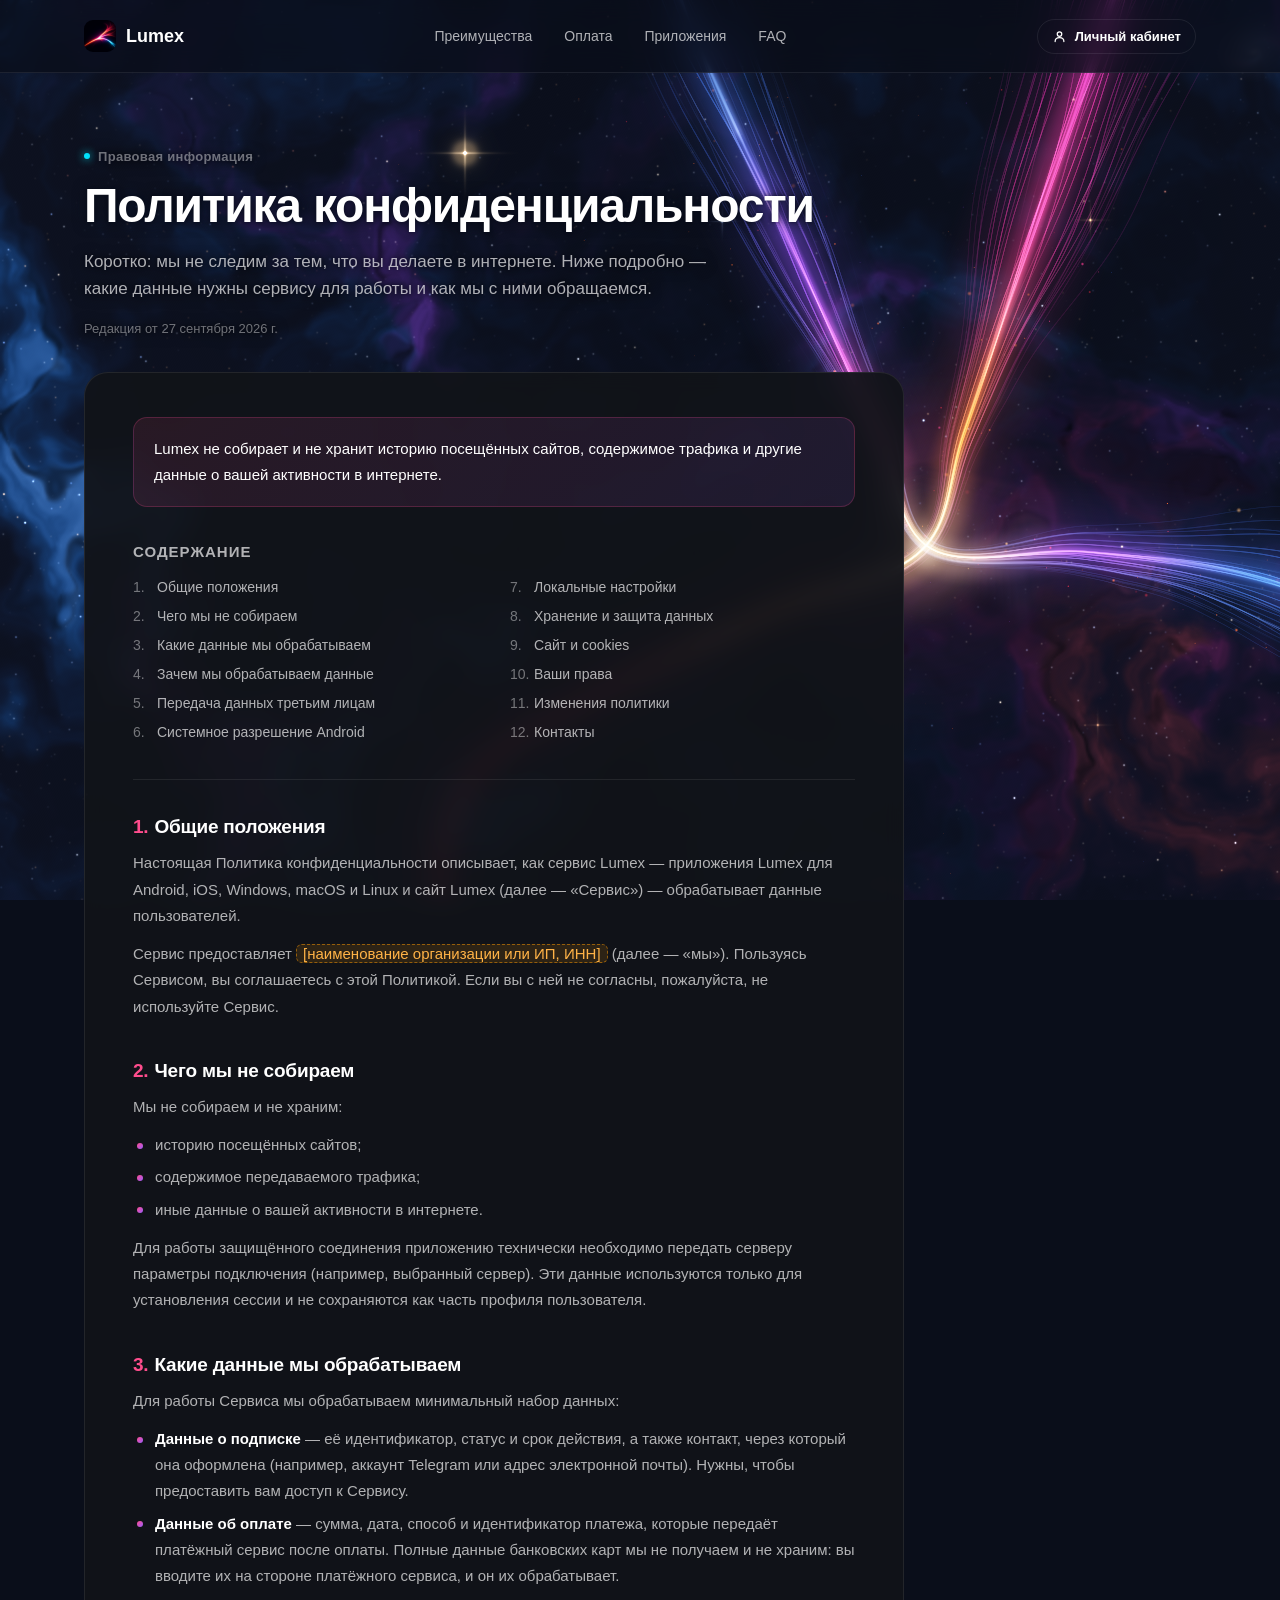
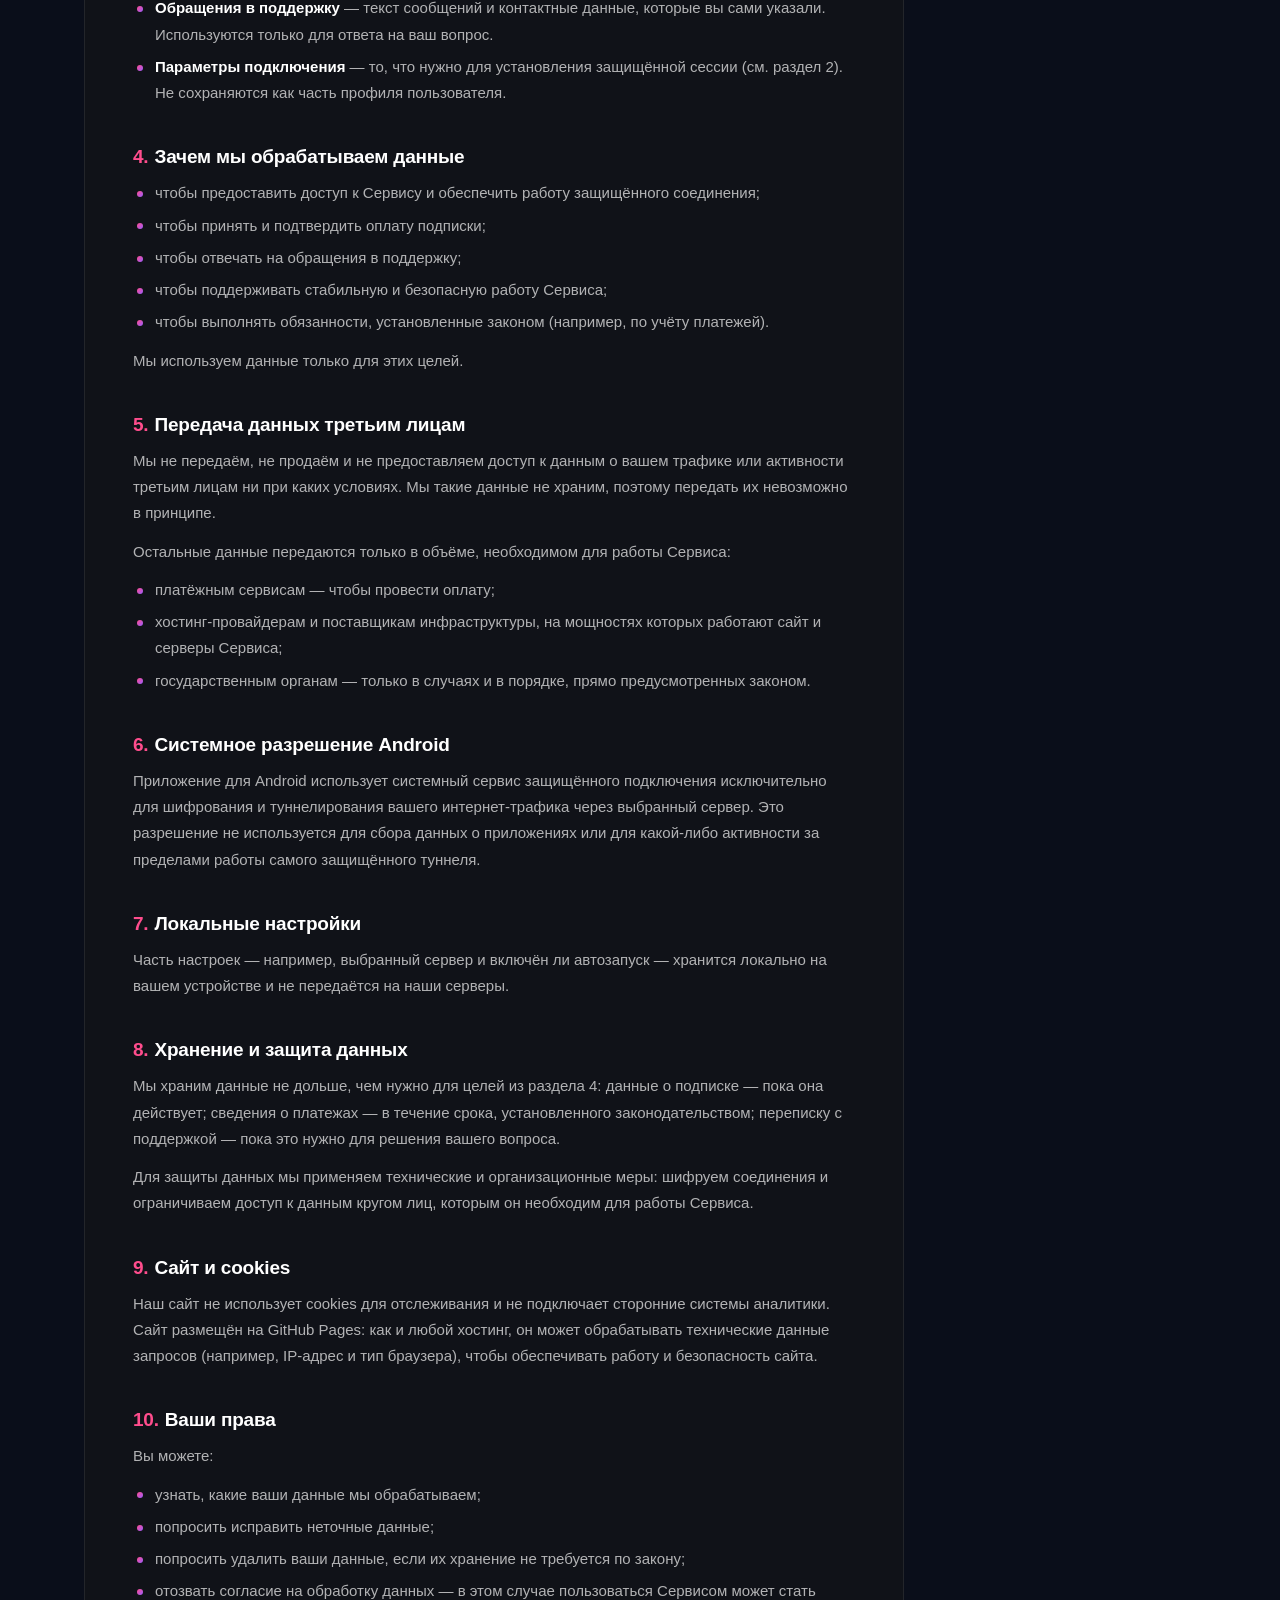
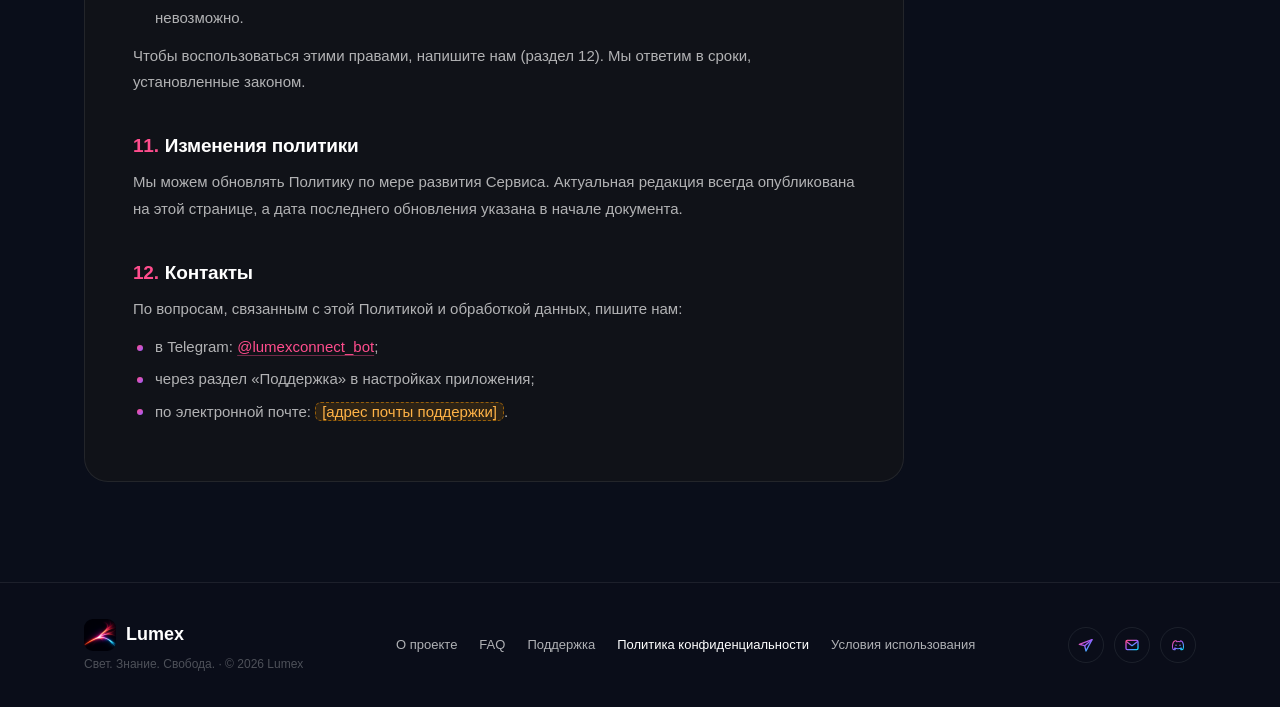
<file: privacy/index.html>
<!doctype html>
<html lang="ru">
<head>
<meta charset="UTF-8" />
<meta name="viewport" content="width=device-width, initial-scale=1" />
<title>Политика конфиденциальности — Lumex</title>
<meta name="description" content="Политика конфиденциальности Lumex: какие данные обрабатывает сервис и как мы их защищаем. Мы не храним историю посещений и содержимое трафика." />
<meta name="theme-color" content="#0A0E1A" />
<meta property="og:title" content="Политика конфиденциальности — Lumex" />
<meta property="og:description" content="Политика конфиденциальности Lumex: какие данные обрабатывает сервис и как мы их защищаем. Мы не храним историю посещений и содержимое трафика." />
<meta property="og:image" content="https://www.lumexvpn.com/assets/icon.png" />
<meta property="og:type" content="website" />
<link rel="icon" href="../assets/icon.png" />
<link rel="apple-touch-icon" href="../assets/icon.png" />
<script>document.documentElement.classList.add('bg-live');</script>
<link rel="stylesheet" href="../assets/doc.css" />
</head>
<body>

<canvas id="flow-bg" aria-hidden="true"></canvas>

<svg aria-hidden="true" style="position:absolute;width:0;height:0;overflow:hidden;">
  <defs>
    <linearGradient id="iconGrad" x1="0%" y1="0%" x2="100%" y2="100%">
      <stop offset="0%" stop-color="#FF4D8D"/>
      <stop offset="50%" stop-color="#9B5CFF"/>
      <stop offset="100%" stop-color="#00E5FF"/>
    </linearGradient>
  </defs>
  <symbol id="i-user" viewBox="0 0 24 24" fill="none" stroke="currentColor" stroke-width="2" stroke-linecap="round" stroke-linejoin="round">
    <circle cx="12" cy="8" r="3.6"/>
    <path d="M5 20c0-3.6 3-6.2 7-6.2s7 2.6 7 6.2"/>
  </symbol>
  <symbol id="i-arrow" viewBox="0 0 24 24" fill="none" stroke="currentColor" stroke-width="2.3" stroke-linecap="round" stroke-linejoin="round">
    <path d="M5 12h14"/>
    <path d="m13 6 6 6-6 6"/>
  </symbol>
  <symbol id="i-telegram" viewBox="0 0 24 24" fill="none" stroke="url(#iconGrad)" stroke-width="2" stroke-linecap="round" stroke-linejoin="round">
    <path d="m21 4-9 17-2-8-8-2 19-7Z"/>
    <path d="M10 13 21 4"/>
  </symbol>
  <symbol id="i-mail" viewBox="0 0 24 24" fill="none" stroke="url(#iconGrad)" stroke-width="2" stroke-linecap="round" stroke-linejoin="round">
    <rect x="3" y="5" width="18" height="14" rx="2"/>
    <path d="m4 7 8 6 8-6"/>
  </symbol>
  <symbol id="i-discord" viewBox="0 0 24 24" fill="none" stroke="url(#iconGrad)" stroke-width="1.6" stroke-linecap="round" stroke-linejoin="round">
    <path d="M8 5.5C6 6 4.5 8 4 11c-.6 3-.4 5.5.5 7.2 1 .4 2 .7 3 .8l.7-1.4c-.5-.2-1-.4-1.5-.7.2-.1.4-.3.6-.4 3 1.4 6.4 1.4 9.4 0 .2.1.4.3.6.4-.5.3-1 .5-1.5.7l.7 1.4c1-.1 2-.4 3-.8.9-2 1-4.5.5-7.2-.5-3-2-5-4-5.5-.3.5-.6 1-.8 1.5a13 13 0 0 0-5.2 0c-.2-.5-.5-1-.8-1.5Z"/>
    <circle cx="9" cy="12.5" r="1.1" fill="url(#iconGrad)" stroke="none"/>
    <circle cx="15" cy="12.5" r="1.1" fill="url(#iconGrad)" stroke="none"/>
  </symbol>
</svg>

<div class="page">
<header>
  <div class="wrap nav">
    <a class="brand" href="../">
      <img src="../assets/icon.png" alt="Lumex" />
      <span>Lumex</span>
    </a>
    <nav class="nav-links">
      <a href="../#features">Преимущества</a>
      <a href="../#payment">Оплата</a>
      <a href="../#apps">Приложения</a>
      <a href="../#faq">FAQ</a>
    </nav>
    <a class="btn btn-outline btn-pill btn-sm" href="#" aria-disabled="true"><svg width="15" height="15"><use href="#i-user"/></svg> Личный кабинет</a>
  </div>
</header>

<main>
  <section class="doc-hero">
    <div class="wrap">
      <div class="eyebrow-plain"><span class="dot"></span> Правовая информация</div>
      <h1>Политика конфиденциальности</h1>
      <p class="lead">Коротко: мы не следим за тем, что вы делаете в интернете. Ниже подробно — какие данные нужны сервису для работы и как мы с ними обращаемся.</p>
      <div class="doc-meta">Редакция от 27 сентября 2026 г.</div>
    </div>
  </section>

  <div class="wrap">
    <article class="doc">
      <div class="doc-callout"><p>Lumex не собирает и не хранит историю посещённых сайтов, содержимое трафика и другие данные о вашей активности в интернете.</p></div>
      <nav class="toc" aria-label="Содержание">
        <p class="toc-title">Содержание</p>
        <ol>
          <li><a href="#general">Общие положения</a></li>
          <li><a href="#no-logs">Чего мы не собираем</a></li>
          <li><a href="#data">Какие данные мы обрабатываем</a></li>
          <li><a href="#purposes">Зачем мы обрабатываем данные</a></li>
          <li><a href="#third-parties">Передача данных третьим лицам</a></li>
          <li><a href="#android-permission">Системное разрешение Android</a></li>
          <li><a href="#local">Локальные настройки</a></li>
          <li><a href="#storage">Хранение и защита данных</a></li>
          <li><a href="#website">Сайт и cookies</a></li>
          <li><a href="#rights">Ваши права</a></li>
          <li><a href="#changes">Изменения политики</a></li>
          <li><a href="#contacts">Контакты</a></li>
        </ol>
      </nav>

        <h2 id="general"><span class="num">1.</span>Общие положения</h2>
<p>Настоящая Политика конфиденциальности описывает, как сервис Lumex — приложения Lumex для Android, iOS, Windows, macOS и Linux и сайт Lumex (далее — «Сервис») — обрабатывает данные пользователей.</p>
        <p>Сервис предоставляет <span class="todo">[наименование организации или ИП, ИНН]</span> (далее — «мы»). Пользуясь Сервисом, вы соглашаетесь с этой Политикой. Если вы с ней не согласны, пожалуйста, не используйте Сервис.</p>

        <h2 id="no-logs"><span class="num">2.</span>Чего мы не собираем</h2>
<p>Мы не собираем и не храним:</p>
        <ul>
          <li>историю посещённых сайтов;</li>
          <li>содержимое передаваемого трафика;</li>
          <li>иные данные о вашей активности в интернете.</li>
        </ul>
        <p>Для работы защищённого соединения приложению технически необходимо передать серверу параметры подключения (например, выбранный сервер). Эти данные используются только для установления сессии и не сохраняются как часть профиля пользователя.</p>

        <h2 id="data"><span class="num">3.</span>Какие данные мы обрабатываем</h2>
<p>Для работы Сервиса мы обрабатываем минимальный набор данных:</p>
        <ul>
          <li><strong>Данные о подписке</strong> — её идентификатор, статус и срок действия, а также контакт, через который она оформлена (например, аккаунт Telegram или адрес электронной почты). Нужны, чтобы предоставить вам доступ к Сервису.</li>
          <li><strong>Данные об оплате</strong> — сумма, дата, способ и идентификатор платежа, которые передаёт платёжный сервис после оплаты. Полные данные банковских карт мы не получаем и не храним: вы вводите их на стороне платёжного сервиса, и он их обрабатывает.</li>
          <li><strong>Обращения в поддержку</strong> — текст сообщений и контактные данные, которые вы сами указали. Используются только для ответа на ваш вопрос.</li>
          <li><strong>Параметры подключения</strong> — то, что нужно для установления защищённой сессии (см. раздел 2). Не сохраняются как часть профиля пользователя.</li>
        </ul>

        <h2 id="purposes"><span class="num">4.</span>Зачем мы обрабатываем данные</h2>
<ul>
          <li>чтобы предоставить доступ к Сервису и обеспечить работу защищённого соединения;</li>
          <li>чтобы принять и подтвердить оплату подписки;</li>
          <li>чтобы отвечать на обращения в поддержку;</li>
          <li>чтобы поддерживать стабильную и безопасную работу Сервиса;</li>
          <li>чтобы выполнять обязанности, установленные законом (например, по учёту платежей).</li>
        </ul>
        <p>Мы используем данные только для этих целей.</p>

        <h2 id="third-parties"><span class="num">5.</span>Передача данных третьим лицам</h2>
<p>Мы не передаём, не продаём и не предоставляем доступ к данным о вашем трафике или активности третьим лицам ни при каких условиях. Мы такие данные не храним, поэтому передать их невозможно в принципе.</p>
        <p>Остальные данные передаются только в объёме, необходимом для работы Сервиса:</p>
        <ul>
          <li>платёжным сервисам — чтобы провести оплату;</li>
          <li>хостинг-провайдерам и поставщикам инфраструктуры, на мощностях которых работают сайт и серверы Сервиса;</li>
          <li>государственным органам — только в случаях и в порядке, прямо предусмотренных законом.</li>
        </ul>

        <h2 id="android-permission"><span class="num">6.</span>Системное разрешение Android</h2>
<p>Приложение для Android использует системный сервис защищённого подключения исключительно для шифрования и туннелирования вашего интернет-трафика через выбранный сервер. Это разрешение не используется для сбора данных о приложениях или для какой-либо активности за пределами работы самого защищённого туннеля.</p>

        <h2 id="local"><span class="num">7.</span>Локальные настройки</h2>
<p>Часть настроек — например, выбранный сервер и включён ли автозапуск — хранится локально на вашем устройстве и не передаётся на наши серверы.</p>

        <h2 id="storage"><span class="num">8.</span>Хранение и защита данных</h2>
<p>Мы храним данные не дольше, чем нужно для целей из раздела 4: данные о подписке — пока она действует; сведения о платежах — в течение срока, установленного законодательством; переписку с поддержкой — пока это нужно для решения вашего вопроса.</p>
        <p>Для защиты данных мы применяем технические и организационные меры: шифруем соединения и ограничиваем доступ к данным кругом лиц, которым он необходим для работы Сервиса.</p>

        <h2 id="website"><span class="num">9.</span>Сайт и cookies</h2>
<p>Наш сайт не использует cookies для отслеживания и не подключает сторонние системы аналитики. Сайт размещён на GitHub Pages: как и любой хостинг, он может обрабатывать технические данные запросов (например, IP-адрес и тип браузера), чтобы обеспечивать работу и безопасность сайта.</p>

        <h2 id="rights"><span class="num">10.</span>Ваши права</h2>
<p>Вы можете:</p>
        <ul>
          <li>узнать, какие ваши данные мы обрабатываем;</li>
          <li>попросить исправить неточные данные;</li>
          <li>попросить удалить ваши данные, если их хранение не требуется по закону;</li>
          <li>отозвать согласие на обработку данных — в этом случае пользоваться Сервисом может стать невозможно.</li>
        </ul>
        <p>Чтобы воспользоваться этими правами, напишите нам (раздел 12). Мы ответим в сроки, установленные законом.</p>

        <h2 id="changes"><span class="num">11.</span>Изменения политики</h2>
<p>Мы можем обновлять Политику по мере развития Сервиса. Актуальная редакция всегда опубликована на этой странице, а дата последнего обновления указана в начале документа.</p>

        <h2 id="contacts"><span class="num">12.</span>Контакты</h2>
<p>По вопросам, связанным с этой Политикой и обработкой данных, пишите нам:</p>
        <ul>
          <li>в Telegram: <a href="https://t.me/lumexconnect_bot">@lumexconnect_bot</a>;</li>
          <li>через раздел «Поддержка» в настройках приложения;</li>
          <li>по электронной почте: <span class="todo">[адрес почты поддержки]</span>.</li>
        </ul>
    </article>
  </div>
</main>

<footer>
  <div class="wrap footer-row">
    <div class="footer-brand">
      <a class="brand" href="../">
        <img src="../assets/icon.png" alt="Lumex" />
        <span>Lumex</span>
      </a>
      <span class="tagline">Свет. Знание. Свобода. · © 2026 Lumex</span>
    </div>
    <nav class="footer-links">
      <a href="../about/">О проекте</a>
      <a href="../#faq">FAQ</a>
      <a href="https://t.me/lumexconnect_bot">Поддержка</a>
      <a href="../privacy/" aria-current="page">Политика конфиденциальности</a>
      <a href="../terms/">Условия использования</a>
    </nav>
    <div class="footer-social">
      <a href="https://t.me/lumexconnect_bot" aria-label="Telegram"><svg><use href="#i-telegram"/></svg></a>
      <a href="mailto:support@lumexvpn.com" aria-label="Email"><svg><use href="#i-mail"/></svg></a>
      <a href="#" aria-disabled="true" aria-label="Discord"><svg><use href="#i-discord"/></svg></a>
    </div>
  </div>
</footer>
</div>

<script src="../assets/flow-bg.js"></script>
</body>
</html>
</file>
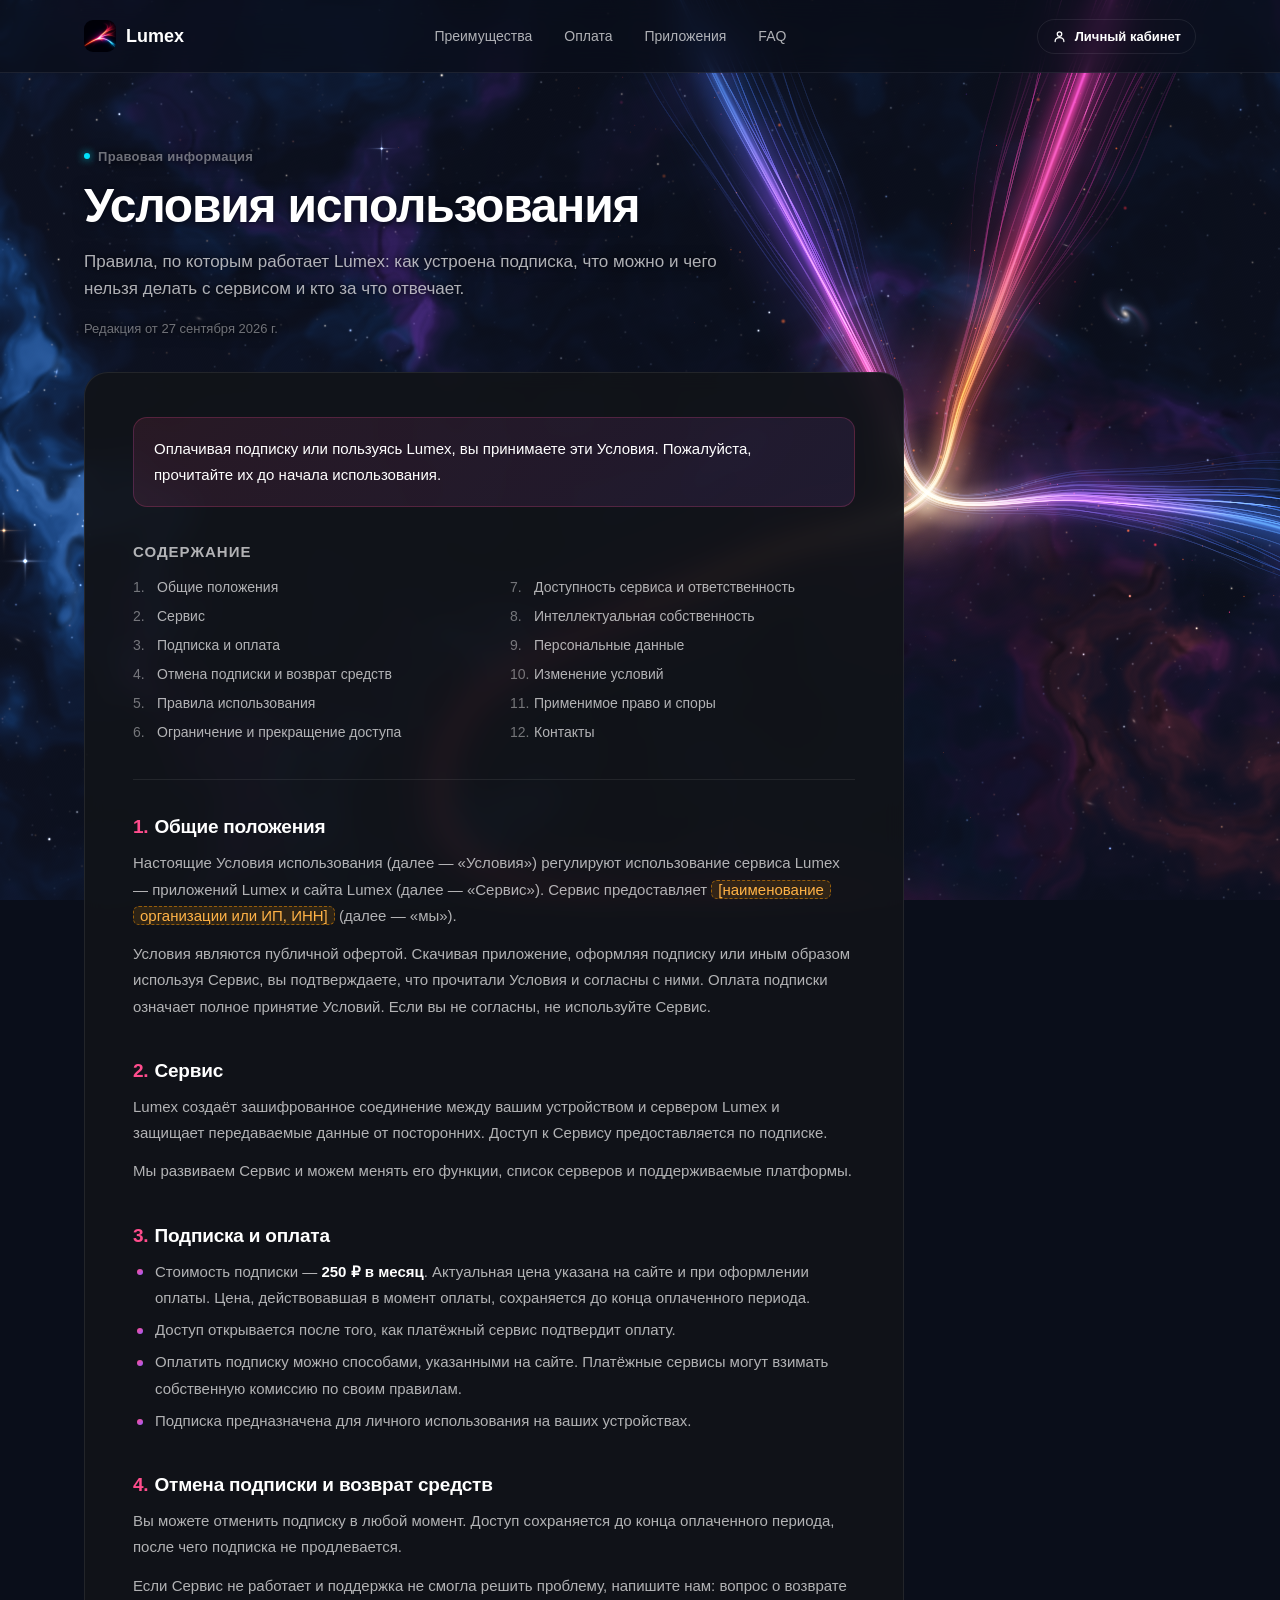
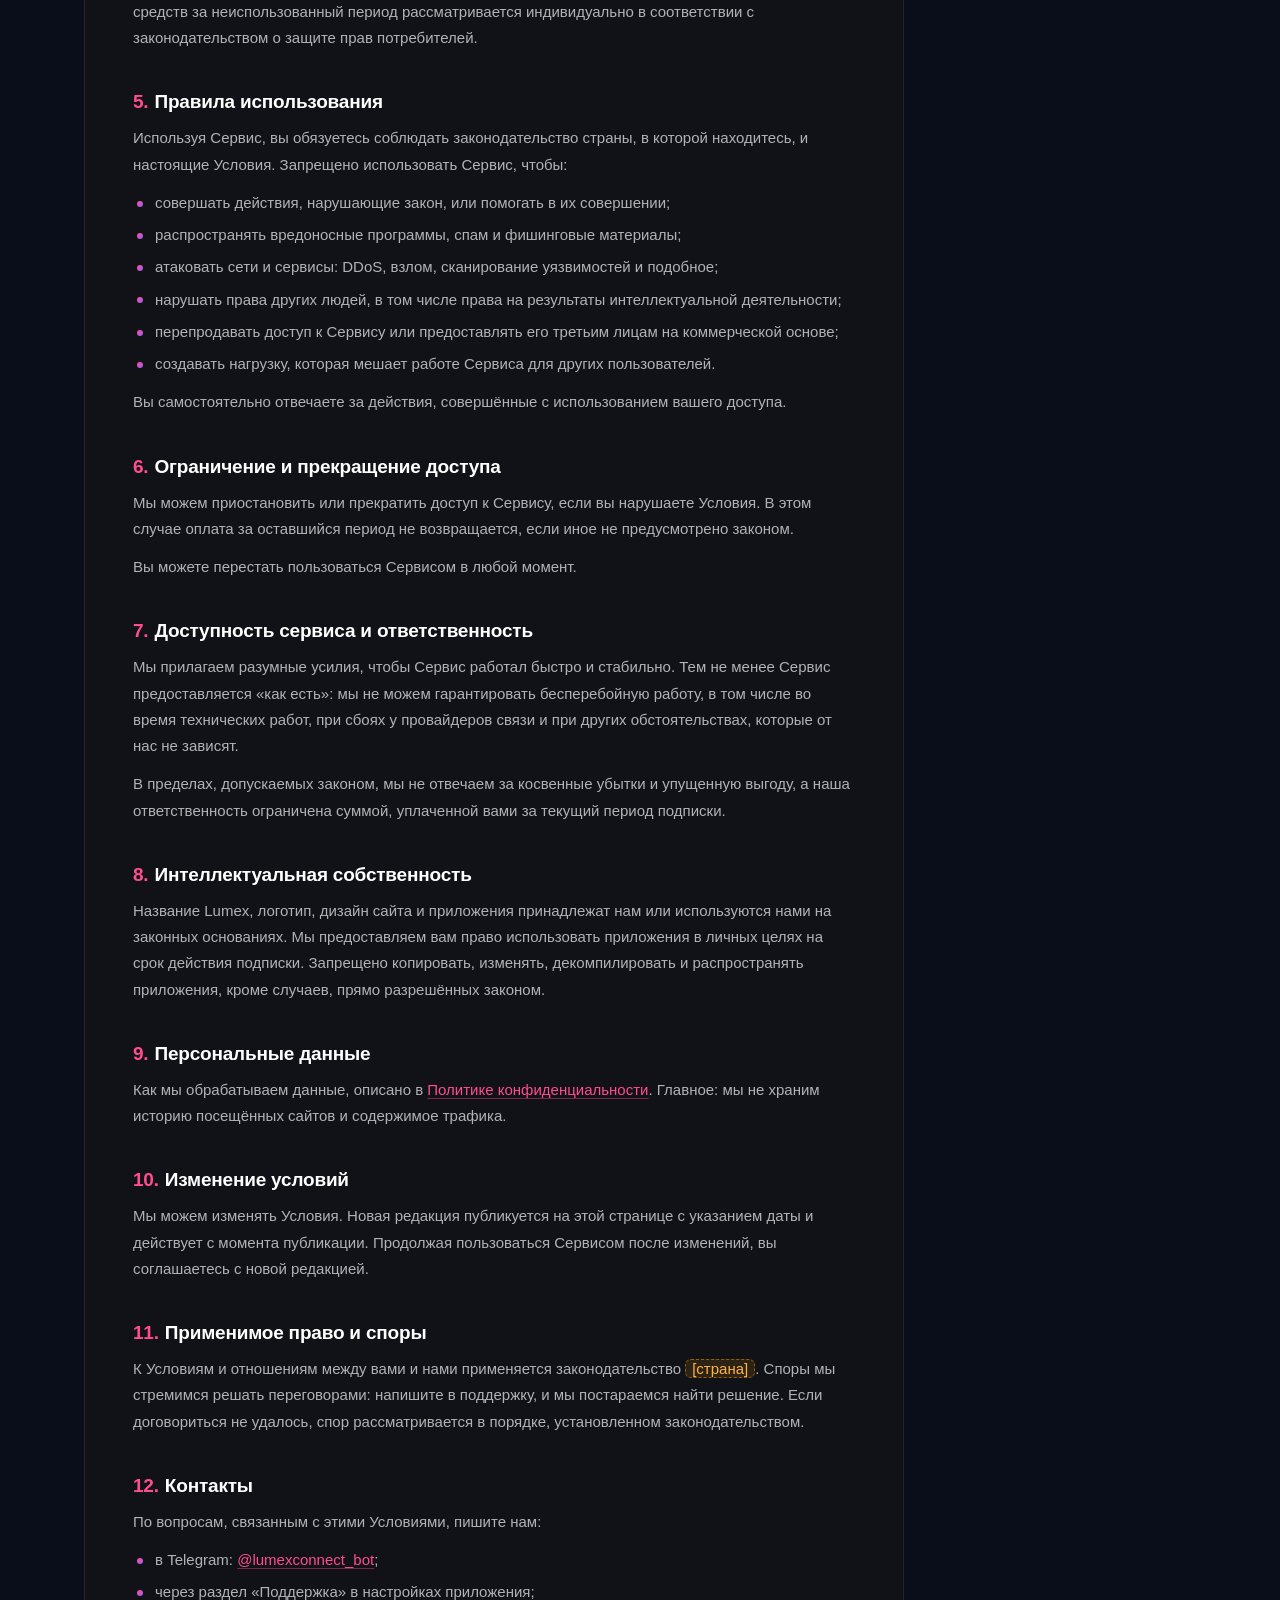
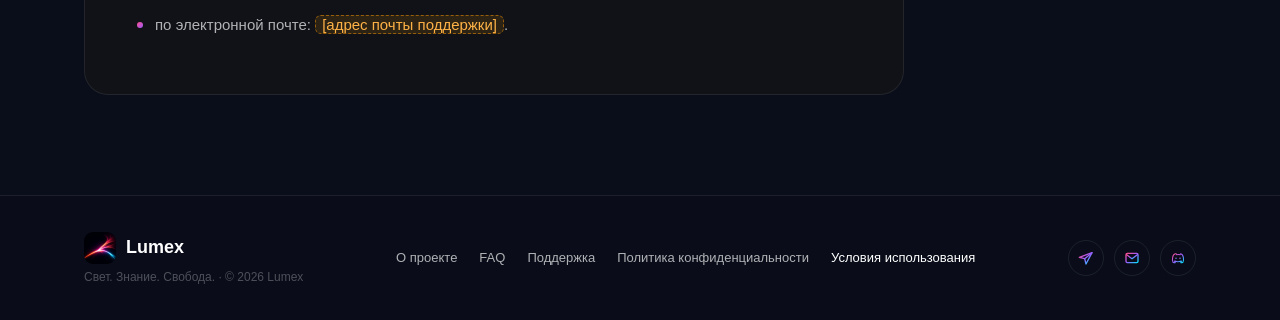
<file: terms/index.html>
<!doctype html>
<html lang="ru">
<head>
<meta charset="UTF-8" />
<meta name="viewport" content="width=device-width, initial-scale=1" />
<title>Условия использования — Lumex</title>
<meta name="description" content="Условия использования Lumex: подписка и оплата, правила использования сервиса, ответственность сторон." />
<meta name="theme-color" content="#0A0E1A" />
<meta property="og:title" content="Условия использования — Lumex" />
<meta property="og:description" content="Условия использования Lumex: подписка и оплата, правила использования сервиса, ответственность сторон." />
<meta property="og:image" content="https://www.lumexvpn.com/assets/icon.png" />
<meta property="og:type" content="website" />
<link rel="icon" href="../assets/icon.png" />
<link rel="apple-touch-icon" href="../assets/icon.png" />
<script>document.documentElement.classList.add('bg-live');</script>
<link rel="stylesheet" href="../assets/doc.css" />
</head>
<body>

<canvas id="flow-bg" aria-hidden="true"></canvas>

<svg aria-hidden="true" style="position:absolute;width:0;height:0;overflow:hidden;">
  <defs>
    <linearGradient id="iconGrad" x1="0%" y1="0%" x2="100%" y2="100%">
      <stop offset="0%" stop-color="#FF4D8D"/>
      <stop offset="50%" stop-color="#9B5CFF"/>
      <stop offset="100%" stop-color="#00E5FF"/>
    </linearGradient>
  </defs>
  <symbol id="i-user" viewBox="0 0 24 24" fill="none" stroke="currentColor" stroke-width="2" stroke-linecap="round" stroke-linejoin="round">
    <circle cx="12" cy="8" r="3.6"/>
    <path d="M5 20c0-3.6 3-6.2 7-6.2s7 2.6 7 6.2"/>
  </symbol>
  <symbol id="i-arrow" viewBox="0 0 24 24" fill="none" stroke="currentColor" stroke-width="2.3" stroke-linecap="round" stroke-linejoin="round">
    <path d="M5 12h14"/>
    <path d="m13 6 6 6-6 6"/>
  </symbol>
  <symbol id="i-telegram" viewBox="0 0 24 24" fill="none" stroke="url(#iconGrad)" stroke-width="2" stroke-linecap="round" stroke-linejoin="round">
    <path d="m21 4-9 17-2-8-8-2 19-7Z"/>
    <path d="M10 13 21 4"/>
  </symbol>
  <symbol id="i-mail" viewBox="0 0 24 24" fill="none" stroke="url(#iconGrad)" stroke-width="2" stroke-linecap="round" stroke-linejoin="round">
    <rect x="3" y="5" width="18" height="14" rx="2"/>
    <path d="m4 7 8 6 8-6"/>
  </symbol>
  <symbol id="i-discord" viewBox="0 0 24 24" fill="none" stroke="url(#iconGrad)" stroke-width="1.6" stroke-linecap="round" stroke-linejoin="round">
    <path d="M8 5.5C6 6 4.5 8 4 11c-.6 3-.4 5.5.5 7.2 1 .4 2 .7 3 .8l.7-1.4c-.5-.2-1-.4-1.5-.7.2-.1.4-.3.6-.4 3 1.4 6.4 1.4 9.4 0 .2.1.4.3.6.4-.5.3-1 .5-1.5.7l.7 1.4c1-.1 2-.4 3-.8.9-2 1-4.5.5-7.2-.5-3-2-5-4-5.5-.3.5-.6 1-.8 1.5a13 13 0 0 0-5.2 0c-.2-.5-.5-1-.8-1.5Z"/>
    <circle cx="9" cy="12.5" r="1.1" fill="url(#iconGrad)" stroke="none"/>
    <circle cx="15" cy="12.5" r="1.1" fill="url(#iconGrad)" stroke="none"/>
  </symbol>
</svg>

<div class="page">
<header>
  <div class="wrap nav">
    <a class="brand" href="../">
      <img src="../assets/icon.png" alt="Lumex" />
      <span>Lumex</span>
    </a>
    <nav class="nav-links">
      <a href="../#features">Преимущества</a>
      <a href="../#payment">Оплата</a>
      <a href="../#apps">Приложения</a>
      <a href="../#faq">FAQ</a>
    </nav>
    <a class="btn btn-outline btn-pill btn-sm" href="#" aria-disabled="true"><svg width="15" height="15"><use href="#i-user"/></svg> Личный кабинет</a>
  </div>
</header>

<main>
  <section class="doc-hero">
    <div class="wrap">
      <div class="eyebrow-plain"><span class="dot"></span> Правовая информация</div>
      <h1>Условия использования</h1>
      <p class="lead">Правила, по которым работает Lumex: как устроена подписка, что можно и чего нельзя делать с сервисом и кто за что отвечает.</p>
      <div class="doc-meta">Редакция от 27 сентября 2026 г.</div>
    </div>
  </section>

  <div class="wrap">
    <article class="doc">
      <div class="doc-callout"><p>Оплачивая подписку или пользуясь Lumex, вы принимаете эти Условия. Пожалуйста, прочитайте их до начала использования.</p></div>
      <nav class="toc" aria-label="Содержание">
        <p class="toc-title">Содержание</p>
        <ol>
          <li><a href="#general">Общие положения</a></li>
          <li><a href="#service">Сервис</a></li>
          <li><a href="#payment">Подписка и оплата</a></li>
          <li><a href="#cancel">Отмена подписки и возврат средств</a></li>
          <li><a href="#rules">Правила использования</a></li>
          <li><a href="#suspension">Ограничение и прекращение доступа</a></li>
          <li><a href="#liability">Доступность сервиса и ответственность</a></li>
          <li><a href="#ip">Интеллектуальная собственность</a></li>
          <li><a href="#privacy">Персональные данные</a></li>
          <li><a href="#changes">Изменение условий</a></li>
          <li><a href="#law">Применимое право и споры</a></li>
          <li><a href="#contacts">Контакты</a></li>
        </ol>
      </nav>

        <h2 id="general"><span class="num">1.</span>Общие положения</h2>
<p>Настоящие Условия использования (далее — «Условия») регулируют использование сервиса Lumex — приложений Lumex и сайта Lumex (далее — «Сервис»). Сервис предоставляет <span class="todo">[наименование организации или ИП, ИНН]</span> (далее — «мы»).</p>
        <p>Условия являются публичной офертой. Скачивая приложение, оформляя подписку или иным образом используя Сервис, вы подтверждаете, что прочитали Условия и согласны с ними. Оплата подписки означает полное принятие Условий. Если вы не согласны, не используйте Сервис.</p>

        <h2 id="service"><span class="num">2.</span>Сервис</h2>
<p>Lumex создаёт зашифрованное соединение между вашим устройством и сервером Lumex и защищает передаваемые данные от посторонних. Доступ к Сервису предоставляется по подписке.</p>
        <p>Мы развиваем Сервис и можем менять его функции, список серверов и поддерживаемые платформы.</p>

        <h2 id="payment"><span class="num">3.</span>Подписка и оплата</h2>
<ul>
          <li>Стоимость подписки — <strong>250 ₽ в месяц</strong>. Актуальная цена указана на сайте и при оформлении оплаты. Цена, действовавшая в момент оплаты, сохраняется до конца оплаченного периода.</li>
          <li>Доступ открывается после того, как платёжный сервис подтвердит оплату.</li>
          <li>Оплатить подписку можно способами, указанными на сайте. Платёжные сервисы могут взимать собственную комиссию по своим правилам.</li>
          <li>Подписка предназначена для личного использования на ваших устройствах.</li>
        </ul>

        <h2 id="cancel"><span class="num">4.</span>Отмена подписки и возврат средств</h2>
<p>Вы можете отменить подписку в любой момент. Доступ сохраняется до конца оплаченного периода, после чего подписка не продлевается.</p>
        <p>Если Сервис не работает и поддержка не смогла решить проблему, напишите нам: вопрос о возврате средств за неиспользованный период рассматривается индивидуально в соответствии с законодательством о защите прав потребителей.</p>

        <h2 id="rules"><span class="num">5.</span>Правила использования</h2>
<p>Используя Сервис, вы обязуетесь соблюдать законодательство страны, в которой находитесь, и настоящие Условия. Запрещено использовать Сервис, чтобы:</p>
        <ul>
          <li>совершать действия, нарушающие закон, или помогать в их совершении;</li>
          <li>распространять вредоносные программы, спам и фишинговые материалы;</li>
          <li>атаковать сети и сервисы: DDoS, взлом, сканирование уязвимостей и подобное;</li>
          <li>нарушать права других людей, в том числе права на результаты интеллектуальной деятельности;</li>
          <li>перепродавать доступ к Сервису или предоставлять его третьим лицам на коммерческой основе;</li>
          <li>создавать нагрузку, которая мешает работе Сервиса для других пользователей.</li>
        </ul>
        <p>Вы самостоятельно отвечаете за действия, совершённые с использованием вашего доступа.</p>

        <h2 id="suspension"><span class="num">6.</span>Ограничение и прекращение доступа</h2>
<p>Мы можем приостановить или прекратить доступ к Сервису, если вы нарушаете Условия. В этом случае оплата за оставшийся период не возвращается, если иное не предусмотрено законом.</p>
        <p>Вы можете перестать пользоваться Сервисом в любой момент.</p>

        <h2 id="liability"><span class="num">7.</span>Доступность сервиса и ответственность</h2>
<p>Мы прилагаем разумные усилия, чтобы Сервис работал быстро и стабильно. Тем не менее Сервис предоставляется «как есть»: мы не можем гарантировать бесперебойную работу, в том числе во время технических работ, при сбоях у провайдеров связи и при других обстоятельствах, которые от нас не зависят.</p>
        <p>В пределах, допускаемых законом, мы не отвечаем за косвенные убытки и упущенную выгоду, а наша ответственность ограничена суммой, уплаченной вами за текущий период подписки.</p>

        <h2 id="ip"><span class="num">8.</span>Интеллектуальная собственность</h2>
<p>Название Lumex, логотип, дизайн сайта и приложения принадлежат нам или используются нами на законных основаниях. Мы предоставляем вам право использовать приложения в личных целях на срок действия подписки. Запрещено копировать, изменять, декомпилировать и распространять приложения, кроме случаев, прямо разрешённых законом.</p>

        <h2 id="privacy"><span class="num">9.</span>Персональные данные</h2>
<p>Как мы обрабатываем данные, описано в <a href="../privacy/">Политике конфиденциальности</a>. Главное: мы не храним историю посещённых сайтов и содержимое трафика.</p>

        <h2 id="changes"><span class="num">10.</span>Изменение условий</h2>
<p>Мы можем изменять Условия. Новая редакция публикуется на этой странице с указанием даты и действует с момента публикации. Продолжая пользоваться Сервисом после изменений, вы соглашаетесь с новой редакцией.</p>

        <h2 id="law"><span class="num">11.</span>Применимое право и споры</h2>
<p>К Условиям и отношениям между вами и нами применяется законодательство <span class="todo">[страна]</span>. Споры мы стремимся решать переговорами: напишите в поддержку, и мы постараемся найти решение. Если договориться не удалось, спор рассматривается в порядке, установленном законодательством.</p>

        <h2 id="contacts"><span class="num">12.</span>Контакты</h2>
<p>По вопросам, связанным с этими Условиями, пишите нам:</p>
        <ul>
          <li>в Telegram: <a href="https://t.me/lumexconnect_bot">@lumexconnect_bot</a>;</li>
          <li>через раздел «Поддержка» в настройках приложения;</li>
          <li>по электронной почте: <span class="todo">[адрес почты поддержки]</span>.</li>
        </ul>
    </article>
  </div>
</main>

<footer>
  <div class="wrap footer-row">
    <div class="footer-brand">
      <a class="brand" href="../">
        <img src="../assets/icon.png" alt="Lumex" />
        <span>Lumex</span>
      </a>
      <span class="tagline">Свет. Знание. Свобода. · © 2026 Lumex</span>
    </div>
    <nav class="footer-links">
      <a href="../about/">О проекте</a>
      <a href="../#faq">FAQ</a>
      <a href="https://t.me/lumexconnect_bot">Поддержка</a>
      <a href="../privacy/">Политика конфиденциальности</a>
      <a href="../terms/" aria-current="page">Условия использования</a>
    </nav>
    <div class="footer-social">
      <a href="https://t.me/lumexconnect_bot" aria-label="Telegram"><svg><use href="#i-telegram"/></svg></a>
      <a href="mailto:support@lumexvpn.com" aria-label="Email"><svg><use href="#i-mail"/></svg></a>
      <a href="#" aria-disabled="true" aria-label="Discord"><svg><use href="#i-discord"/></svg></a>
    </div>
  </div>
</footer>
</div>

<script src="../assets/flow-bg.js"></script>
</body>
</html>
</file>
<file: assets/doc.css>
/* Shared styles for the inner pages (/about/, /privacy/, /terms/).
   Header, footer, buttons and background mirror the inline styles of index.html. */
:root {
  --bg: #0A0E1A;
  --card: #111419;
  --pink: #FF4D8D;
  --orange: #FF9A00;
  --purple: #9B5CFF;
  --cyan: #00E5FF;
  --text: #ffffff;
  --text-secondary: rgba(255,255,255,0.68);
  --text-muted: rgba(255,255,255,0.42);
  --text-faint: rgba(255,255,255,0.28);
  --divider: rgba(255,255,255,0.08);
  --radius-lg: 20px;
  --radius-md: 14px;
  --radius-sm: 10px;
  --max: 1160px;
}
* { box-sizing: border-box; }
html { scroll-behavior: smooth; }
/* Scrollbar: a thin stream of light on a dark track. Chrome, Edge and Safari get the gradient;
   Firefox only supports flat colours, so it gets a slim violet bar. */
::-webkit-scrollbar { width: 12px; height: 12px; }
::-webkit-scrollbar-track { background: #070A13; box-shadow: inset 1px 0 0 rgba(255,255,255,0.05); }
::-webkit-scrollbar-thumb {
  min-height: 56px;
  border: 3px solid transparent;
  border-radius: 999px;
  background: linear-gradient(180deg, var(--cyan) 0%, var(--purple) 35%, var(--pink) 70%, var(--orange) 100%) padding-box;
  box-shadow: inset 0 0 0 1px rgba(255,255,255,0.12);
}
::-webkit-scrollbar-thumb:hover,
::-webkit-scrollbar-thumb:active { border-width: 2px; box-shadow: inset 0 0 6px rgba(255,255,255,0.45); }
::-webkit-scrollbar-corner { background: #070A13; }
@supports not selector(::-webkit-scrollbar) {
  html { scrollbar-width: thin; scrollbar-color: var(--purple) #070A13; }
}
body {
  margin: 0;
  background: var(--bg) url('bg-flow.webp') no-repeat top center;
  background-size: 100% 100%;
  color: var(--text);
  font-family: -apple-system, BlinkMacSystemFont, "Segoe UI", Roboto, Inter, sans-serif;
  -webkit-font-smoothing: antialiased;
  overflow-x: hidden;
}
#flow-bg {
  display: none;
  position: fixed;
  top: 0;
  left: 0;
  z-index: 0;
  pointer-events: none;
  opacity: 0;
  transition: opacity 0.8s ease;
}
#flow-bg.on { opacity: 1; }
html.bg-live #flow-bg { display: block; }
html.bg-live body { background: var(--bg); }
a { color: inherit; }
img { max-width: 100%; display: block; }
.wrap { max-width: var(--max); margin: 0 auto; padding: 0 24px; }
.page { position: relative; z-index: 1; }

/* ---------- Header ---------- */
header {
  position: sticky;
  top: 0;
  z-index: 50;
  background: rgba(10,14,26,0.75);
  backdrop-filter: blur(14px);
  -webkit-backdrop-filter: blur(14px);
  border-bottom: 1px solid var(--divider);
}
.nav { display: flex; align-items: center; justify-content: space-between; height: 72px; }
.brand { display: flex; align-items: center; gap: 10px; text-decoration: none; font-weight: 700; font-size: 18px; }
.brand img { width: 32px; height: 32px; border-radius: 9px; object-fit: cover; }
.nav-links { display: flex; align-items: center; gap: 32px; }
.nav-links a { text-decoration: none; color: var(--text-secondary); font-size: 14px; font-weight: 500; transition: color 0.15s; }
.nav-links a:hover, .nav-links a[aria-current="page"] { color: #fff; }

/* ---------- Buttons ---------- */
.btn {
  display: inline-flex;
  align-items: center;
  justify-content: center;
  gap: 8px;
  text-decoration: none;
  font-weight: 600;
  font-size: 14px;
  padding: 12px 22px;
  border-radius: var(--radius-sm);
  border: 1px solid transparent;
  cursor: pointer;
  white-space: nowrap;
  transition: transform 0.15s ease, border-color 0.15s ease, opacity 0.15s ease;
}
.btn:active { transform: scale(0.97); }
.btn-primary { background: linear-gradient(90deg, var(--pink), var(--purple)); color: #fff; }
.btn-primary:hover { opacity: 0.9; }
.btn-outline { background: transparent; border-color: var(--divider); color: #fff; }
.btn-outline:hover { border-color: var(--pink); }
.btn-pill { border-radius: 999px; }
.btn-sm { padding: 9px 14px; font-size: 13px; }
a:focus-visible, .btn:focus-visible { outline: 2px solid var(--cyan); outline-offset: 3px; }

/* ---------- Page heading ---------- */
.doc-hero { padding: 72px 0 36px; }
.eyebrow-plain {
  display: inline-flex;
  align-items: center;
  gap: 8px;
  color: var(--text-muted);
  font-size: 13px;
  font-weight: 600;
  letter-spacing: 0.3px;
  margin-bottom: 16px;
}
.dot { width: 6px; height: 6px; border-radius: 50%; background: var(--cyan); box-shadow: 0 0 8px var(--cyan); flex-shrink: 0; }
.doc-hero h1 {
  font-size: 48px;
  line-height: 1.1;
  font-weight: 800;
  letter-spacing: -1.2px;
  margin: 0 0 16px;
  max-width: 820px;
  text-wrap: balance;
}
.doc-hero h1 .grad {
  background: linear-gradient(90deg, var(--pink) 0%, var(--orange) 35%, var(--purple) 70%, var(--cyan) 100%);
  -webkit-background-clip: text;
  background-clip: text;
  color: transparent;
  text-shadow: none;
  filter: drop-shadow(0 1px 10px rgba(10,14,26,0.9));
}
.doc-hero .lead { max-width: 640px; margin: 0; color: var(--text-secondary); font-size: 17px; line-height: 1.6; }
.doc-meta { margin-top: 18px; font-size: 13px; color: var(--text-muted); }
.doc-hero h1, .doc-hero .lead, .doc-meta, .eyebrow-plain, .section-title {
  text-shadow: 0 1px 14px rgba(10,14,26,0.95), 0 0 4px rgba(10,14,26,0.7);
}

/* ---------- Document card ---------- */
.doc {
  max-width: 820px;
  margin: 0 0 100px;
  padding: 44px 48px;
  background: rgba(17,20,25,0.94);
  border: 1px solid var(--divider);
  border-radius: 24px;
  backdrop-filter: blur(10px);
  -webkit-backdrop-filter: blur(10px);
}
.doc h2 {
  font-size: 19px;
  font-weight: 700;
  letter-spacing: -0.2px;
  margin: 40px 0 12px;
  scroll-margin-top: 96px;
  text-wrap: balance;
}
.doc h2:first-of-type { margin-top: 0; }
.doc h2 .num { color: var(--pink); margin-right: 6px; font-variant-numeric: tabular-nums; }
.doc p, .doc li { color: var(--text-secondary); font-size: 15px; line-height: 1.75; }
.doc p { margin: 0 0 12px; }
.doc strong { color: #fff; font-weight: 600; }
.doc a { color: var(--pink); text-decoration: underline; text-decoration-color: rgba(255,77,141,0.4); text-underline-offset: 3px; }
.doc a:hover { text-decoration-color: var(--pink); }
.doc ul { margin: 0 0 12px; padding: 0; list-style: none; }
.doc li { position: relative; padding-left: 22px; margin-bottom: 6px; }
.doc li::before {
  content: '';
  position: absolute;
  left: 4px;
  top: 0.72em;
  width: 6px;
  height: 6px;
  border-radius: 50%;
  background: linear-gradient(135deg, var(--pink), var(--purple));
}
.doc-callout {
  margin: 0 0 32px;
  padding: 18px 20px;
  border-radius: var(--radius-md);
  background: linear-gradient(135deg, rgba(255,77,141,0.10), rgba(155,92,255,0.10));
  border: 1px solid rgba(255,77,141,0.22);
}
.doc-callout p { margin: 0; color: #fff; }

/* Table of contents */
.toc { margin: 0 0 36px; padding: 0 0 28px; border-bottom: 1px solid var(--divider); }
.toc-title { font-size: 12px; font-weight: 700; letter-spacing: 1px; text-transform: uppercase; color: var(--text-muted); margin: 0 0 12px; }
.toc ol { margin: 0; padding: 0; list-style: none; columns: 2; column-gap: 32px; counter-reset: toc; }
.toc li { padding: 0; margin: 0 0 8px; break-inside: avoid; counter-increment: toc; font-size: 14px; line-height: 1.5; }
.toc li::before { content: counter(toc) '.'; position: static; display: inline-block; width: 24px; height: auto; background: none; border-radius: 0; color: var(--text-muted); font-variant-numeric: tabular-nums; }
.toc a { color: var(--text-secondary); text-decoration: none; }
.toc a:hover { color: #fff; }

/* Details only the owner can supply (legal entity, jurisdiction…) */
.todo {
  color: #FFB347;
  background: rgba(255,154,0,0.12);
  border: 1px dashed rgba(255,154,0,0.5);
  border-radius: 6px;
  padding: 0 6px;
  -webkit-box-decoration-break: clone;
  box-decoration-break: clone;
}

/* ---------- About page ---------- */
.section-title { font-size: 28px; font-weight: 800; letter-spacing: -0.6px; margin: 0 0 20px; }
.about-block { margin: 0 0 72px; }
.about-intro {
  max-width: 820px;
  padding: 36px 40px;
  background: rgba(17,20,25,0.94);
  border: 1px solid var(--divider);
  border-radius: 24px;
}
.about-intro p { color: var(--text-secondary); font-size: 16px; line-height: 1.75; margin: 0 0 14px; }
.about-intro p:last-child { margin: 0; }
.about-intro strong { color: #fff; font-weight: 600; }
.cards { display: grid; grid-template-columns: repeat(4, 1fr); gap: 20px; }
.card {
  background: var(--card);
  border: 1px solid var(--divider);
  border-radius: var(--radius-lg);
  padding: 28px 24px;
}
.card h3 { font-size: 16px; font-weight: 700; margin: 0 0 8px; }
.card p { font-size: 14px; line-height: 1.6; color: var(--text-secondary); margin: 0; }
.icon-badge {
  position: relative;
  isolation: isolate;
  width: 46px;
  height: 46px;
  border-radius: var(--radius-sm);
  display: flex;
  align-items: center;
  justify-content: center;
  margin-bottom: 18px;
  background: rgba(255,255,255,0.04);
  border: 1px solid var(--divider);
}
.icon-badge::before {
  content: '';
  position: absolute;
  inset: -60%;
  background: radial-gradient(circle, var(--accent, var(--purple)) 0%, transparent 70%);
  filter: blur(16px);
  opacity: 0.55;
  z-index: -1;
}
.icon-badge svg { width: 22px; height: 22px; position: relative; z-index: 1; }
.i-pink { --accent: var(--pink); }
.i-orange { --accent: var(--orange); }
.i-purple { --accent: var(--purple); }
.i-cyan { --accent: var(--cyan); }
.steps { display: grid; grid-template-columns: repeat(3, 1fr); gap: 20px; counter-reset: step; }
.step { counter-increment: step; }
.step-num {
  display: inline-flex;
  align-items: center;
  justify-content: center;
  width: 34px;
  height: 34px;
  margin-bottom: 16px;
  border-radius: 999px;
  font-size: 14px;
  font-weight: 700;
  background: linear-gradient(135deg, var(--pink), var(--purple));
}
.step-num::before { content: counter(step); }
.platforms { display: flex; flex-wrap: wrap; gap: 12px; }
.platform {
  display: inline-flex;
  align-items: center;
  gap: 10px;
  padding: 12px 18px;
  background: var(--card);
  border: 1px solid var(--divider);
  border-radius: 999px;
  font-size: 14px;
  font-weight: 600;
}
.platform svg { width: 18px; height: 18px; }
.about-cta {
  display: flex;
  align-items: center;
  justify-content: space-between;
  flex-wrap: wrap;
  gap: 20px;
  padding: 32px 36px;
  border-radius: 24px;
  border: 1px solid rgba(255,77,141,0.22);
  background: linear-gradient(135deg, rgba(255,77,141,0.14), rgba(155,92,255,0.14)), rgba(17,20,25,0.94);
}
.about-cta h2 { margin: 0 0 6px; font-size: 22px; font-weight: 800; }
.about-cta p { margin: 0; color: var(--text-secondary); font-size: 15px; }
.about-cta .actions { display: flex; flex-wrap: wrap; gap: 12px; }

/* ---------- Footer ---------- */
footer { border-top: 1px solid var(--divider); padding: 36px 0; background: rgba(10,14,26,0.6); }
.footer-row { display: flex; align-items: center; justify-content: space-between; flex-wrap: wrap; gap: 20px; }
.footer-brand { display: flex; flex-direction: column; gap: 4px; }
.footer-brand .brand { margin-bottom: 2px; }
.footer-brand span.tagline { font-size: 12px; color: var(--text-faint); }
.footer-links { display: flex; flex-wrap: wrap; gap: 22px; }
.footer-links a { text-decoration: none; color: var(--text-secondary); font-size: 13px; transition: color 0.15s; }
.footer-links a:hover, .footer-links a[aria-current="page"] { color: #fff; }
.footer-social { display: flex; gap: 10px; }
.footer-social a {
  width: 36px;
  height: 36px;
  border-radius: 999px;
  border: 1px solid var(--divider);
  display: flex;
  align-items: center;
  justify-content: center;
  text-decoration: none;
  color: var(--text-secondary);
  transition: border-color 0.15s, color 0.15s;
}
.footer-social a:hover { border-color: var(--pink); color: #fff; }
.footer-social svg { width: 16px; height: 16px; }

/* ---------- Responsive ---------- */
@media (max-width: 980px) {
  .cards { grid-template-columns: repeat(2, 1fr); }
}
@media (max-width: 760px) {
  .steps { grid-template-columns: 1fr; }
  .toc ol { columns: 1; }
}
@media (max-width: 640px) {
  .nav-links { display: none; }
  .doc-hero { padding: 44px 0 28px; }
  .doc-hero h1 { font-size: 30px; letter-spacing: -0.6px; hyphens: auto; overflow-wrap: break-word; }
  .doc-hero .lead { font-size: 16px; }
  .doc { padding: 28px 22px; border-radius: 20px; margin-bottom: 64px; }
  .about-intro { padding: 26px 22px; }
  .cards { grid-template-columns: 1fr; }
  .section-title { font-size: 24px; }
  .about-block { margin-bottom: 56px; }
  .about-cta { padding: 26px 22px; }
  .footer-row { flex-direction: column; align-items: flex-start; }
}
</file>
